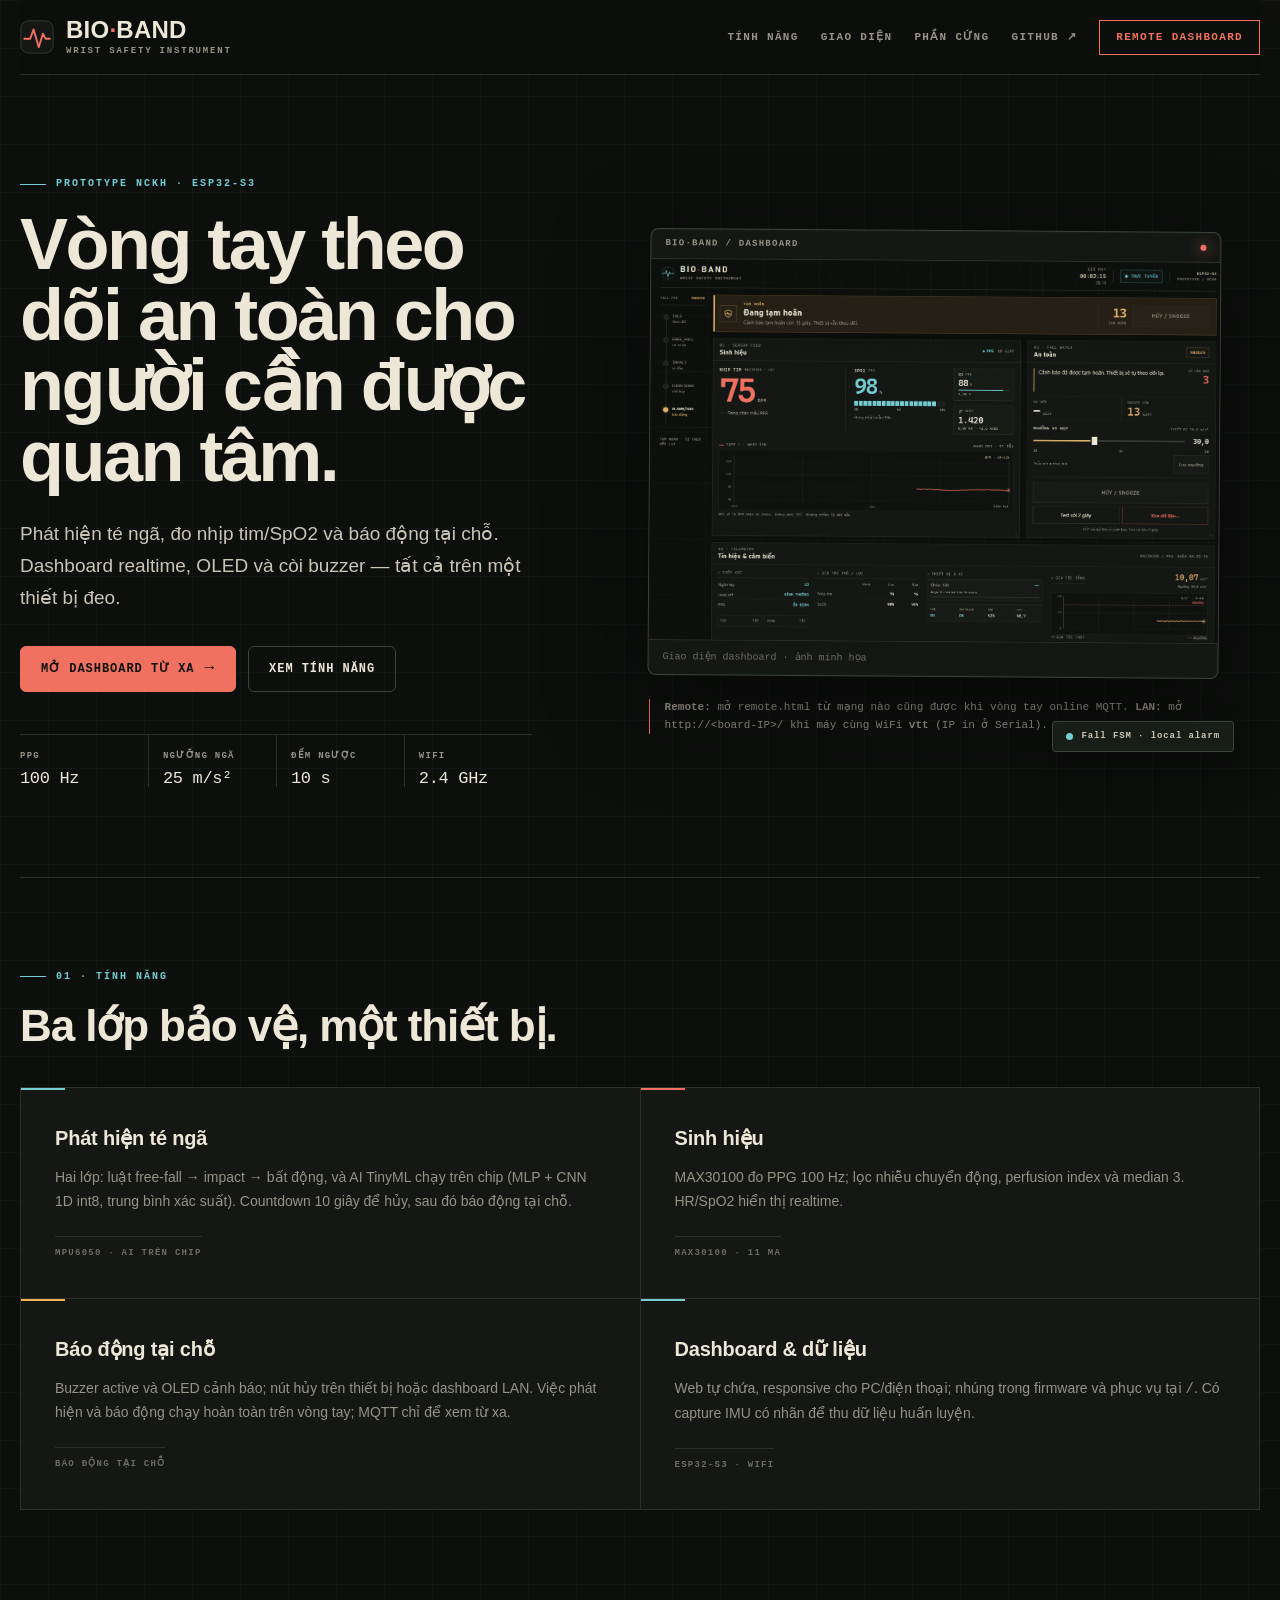
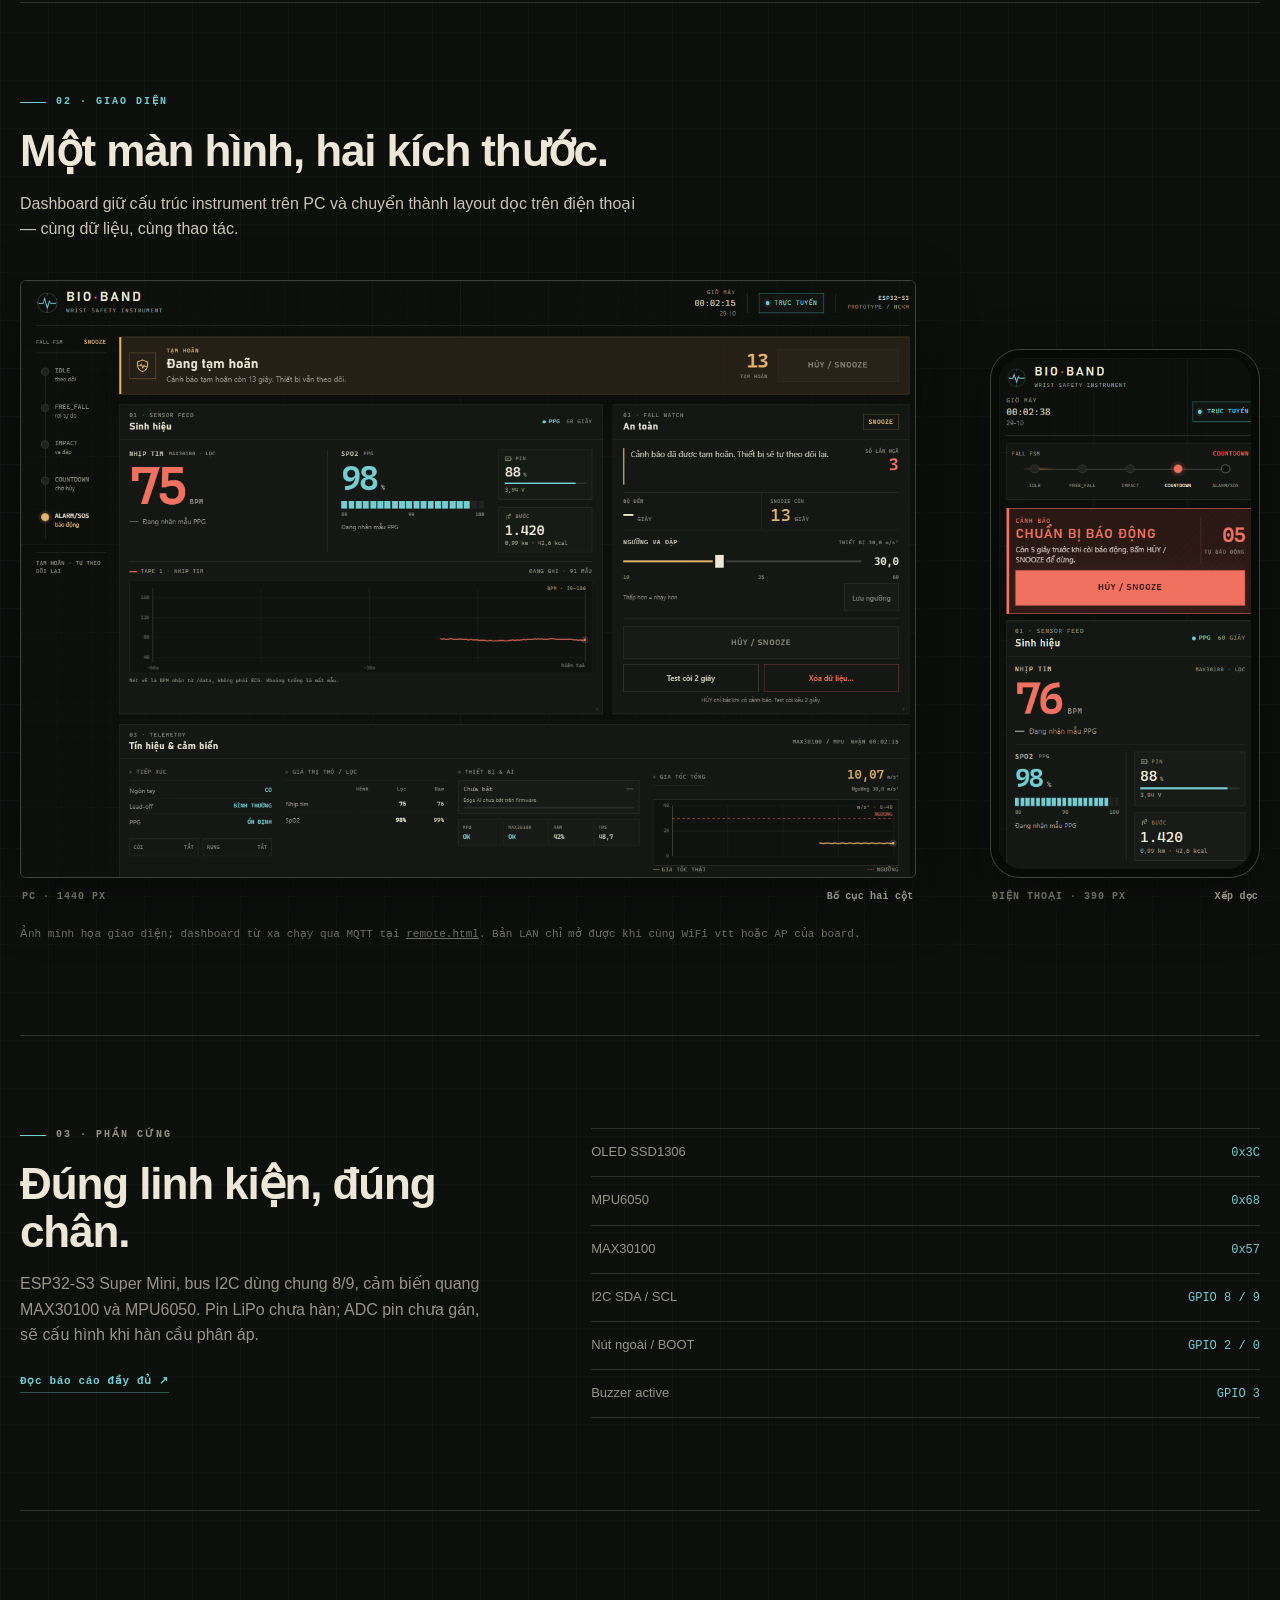
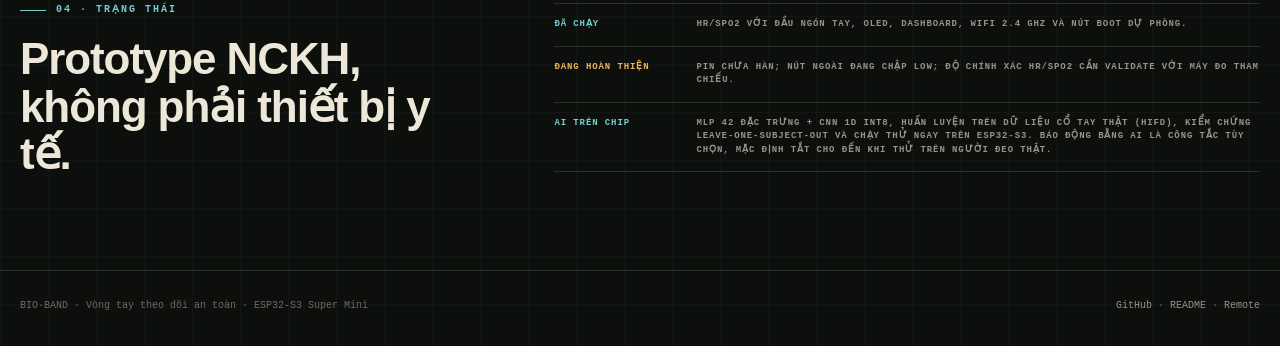
<file: index.html>
<!doctype html>
<html lang="vi">
<head>
  <meta charset="utf-8">
  <meta name="viewport" content="width=device-width, initial-scale=1, viewport-fit=cover">
  <meta name="color-scheme" content="dark">
  <meta name="theme-color" content="#0d0f0d">
  <meta name="description" content="Bio-Band: vòng tay ESP32-S3 phát hiện té ngã, đo nhịp tim/SpO2 và báo động tại chỗ. Prototype NCKH.">
  <link rel="icon" href="data:image/svg+xml,%3Csvg xmlns='http://www.w3.org/2000/svg' viewBox='0 0 32 32'%3E%3Crect width='32' height='32' rx='7' fill='%230d0f0d'/%3E%3Cpath d='M3 18h6l3-9 5 17 4-13 3 5h5' fill='none' stroke='%23f0715f' stroke-width='2.2' stroke-linejoin='round' stroke-linecap='round'/%3E%3C/svg%3E">
  <title>BIO·BAND — Vòng tay theo dõi an toàn</title>
  <style>
    :root {
      --base: #0d0f0d;
      --panel: #141714;
      --panel-2: #191d18;
      --line: #2b3029;
      --line-strong: #3b4238;
      --ink: #ede7d7;
      --ink-2: #cbc5b6;
      --muted: #989287;
      --faint: #6e6b62;
      --coral: #f0715f;
      --coral-soft: rgba(240, 113, 95, .12);
      --cyan: #74ced2;
      --cyan-soft: rgba(116, 206, 210, .12);
      --amber: #f0b35a;
      --radius: 6px;
      --max: 1240px;
      --font: Bahnschrift, "Segoe UI", "Helvetica Neue", Arial, sans-serif;
      --mono: "Cascadia Mono", "SFMono-Regular", Consolas, "Liberation Mono", monospace;
    }
    *, *::before, *::after { box-sizing: border-box; }
    html { scroll-behavior: smooth; }
    body {
      margin: 0;
      color: var(--ink);
      background:
        linear-gradient(rgba(116, 206, 210, .035) 1px, transparent 1px),
        linear-gradient(90deg, rgba(116, 206, 210, .035) 1px, transparent 1px),
        radial-gradient(1100px 560px at 78% -8%, rgba(240, 113, 95, .07), transparent 62%),
        var(--base);
      background-size: 48px 48px, 48px 48px, auto, auto;
      font-family: var(--font);
      font-size: 16px;
      line-height: 1.6;
      -webkit-font-smoothing: antialiased;
    }
    a { color: inherit; }
    img { display: block; max-width: 100%; }
    code, .mono { font-family: var(--mono); }
    ::selection { color: var(--base); background: var(--coral); }
    .skip {
      position: absolute; left: -999px; top: 8px; z-index: 20;
      padding: 10px 14px; color: var(--base); background: var(--coral);
      font: 700 12px/1 var(--mono); text-decoration: none;
    }
    .skip:focus { left: 8px; }
    .wrap { width: min(calc(100% - 40px), var(--max)); margin-inline: auto; }

    /* Header */
    .top {
      position: sticky; top: 0; z-index: 10;
      display: flex; align-items: center; justify-content: space-between;
      gap: 24px; padding: 18px 0;
      border-bottom: 1px solid var(--line);
      background: rgba(13, 15, 13, .9);
      backdrop-filter: blur(8px);
    }
    .brand {
      display: flex; align-items: center; gap: 12px;
      text-decoration: none; letter-spacing: .02em;
    }
    .brand svg { width: 34px; height: 34px; flex: none; }
    .brand b {
      display: block; font-size: 24px; font-weight: 700; line-height: 1;
      letter-spacing: .01em;
    }
    .brand b span { color: var(--coral); }
    .brand small {
      display: block; margin-top: 5px;
      color: var(--muted); font: 600 9px/1 var(--mono);
      letter-spacing: .2em; text-transform: uppercase;
    }
    nav { display: flex; align-items: center; gap: 22px; }
    nav a {
      color: var(--muted); text-decoration: none;
      font: 600 11px/1 var(--mono); letter-spacing: .12em; text-transform: uppercase;
      transition: color .18s ease;
    }
    nav a:hover, nav a:focus-visible { color: var(--ink); }
    .nav-cta {
      padding: 11px 16px; border: 1px solid var(--coral);
      color: var(--coral) !important;
    }
    .nav-cta:hover { color: var(--base) !important; background: var(--coral); }
    .menu-btn { display: none; }

    .hero {
      display: grid; grid-template-columns: minmax(0, .88fr) minmax(0, 1.12fr);
      align-items: center; gap: clamp(36px, 6vw, 92px);
      padding: clamp(48px, 8vw, 104px) 0 clamp(46px, 7vw, 92px);
    }
    .eyebrow {
      display: flex; align-items: center; gap: 10px;
      margin: 0 0 18px; color: var(--cyan);
      font: 600 10px/1.4 var(--mono);
      letter-spacing: .2em; text-transform: uppercase;
    }
    .eyebrow::before {
      content: ""; width: 26px; height: 1px; background: var(--cyan);
    }
    h1 {
      margin: 0; max-width: 620px;
      font-size: clamp(40px, 6vw, 72px); font-weight: 650;
      line-height: .98; letter-spacing: -.035em;
    }
    h1 em { color: var(--coral); font-style: normal; }
    .lede {
      max-width: 540px; margin: 26px 0 0;
      color: var(--ink-2); font-size: clamp(16px, 1.7vw, 19px); line-height: 1.7;
    }
    .actions { display: flex; flex-wrap: wrap; gap: 12px; margin-top: 32px; }
    .btn {
      display: inline-flex; align-items: center; justify-content: center; gap: 10px;
      min-height: 46px; padding: 0 20px;
      border: 1px solid var(--line-strong); border-radius: var(--radius);
      background: transparent; color: var(--ink);
      font: 600 12px/1 var(--mono); letter-spacing: .08em; text-transform: uppercase;
      text-decoration: none; cursor: pointer;
      transition: background .18s ease, border-color .18s ease, color .18s ease;
    }
    .btn:hover, .btn:focus-visible { border-color: var(--cyan); background: var(--cyan-soft); }
    .btn.primary { border-color: var(--coral); color: var(--base); background: var(--coral); }
    .btn.primary:hover, .btn.primary:focus-visible { border-color: #ff8b79; background: #ff8b79; }
    .ptr { font-size: 16px; line-height: 1; transform: translateY(-1px); }
    :focus-visible { outline: 2px solid var(--cyan); outline-offset: 3px; }
    .stats {
      display: grid; grid-template-columns: repeat(4, minmax(0, 1fr));
      gap: 0; margin: 42px 0 0; padding: 0;
      border-top: 1px solid var(--line);
    }
    .stats div { padding: 16px 14px 0 0; }
    .stats div + div { padding-left: 14px; border-left: 1px solid var(--line); }
    .stats dt {
      margin: 0; color: var(--muted);
      font: 600 9px/1.3 var(--mono); letter-spacing: .14em; text-transform: uppercase;
    }
    .stats dd {
      margin: 7px 0 0; color: var(--ink);
      font: 500 17px/1 var(--mono); letter-spacing: -.02em;
    }

    /* Hero device frame */
    .hero-visual { position: relative; min-width: 0; }
    .device-frame {
      border: 1px solid var(--line-strong); border-radius: 8px;
      background: var(--panel); overflow: hidden;
      box-shadow: 0 30px 90px rgba(0, 0, 0, .5), 0 0 0 1px rgba(116, 206, 210, .04) inset;
      transform: rotate(.4deg);
    }
    .device-bar {
      display: flex; align-items: center; justify-content: space-between;
      padding: 10px 14px; border-bottom: 1px solid var(--line);
      color: var(--muted); font: 600 9px/1 var(--mono);
      letter-spacing: .14em; text-transform: uppercase;
    }
    .dot {
      width: 6px; height: 6px; border-radius: 50%; background: var(--coral);
      box-shadow: 0 0 14px var(--coral);
    }
    .shot {
      position: relative; overflow: hidden;
      aspect-ratio: 1440 / 960;
      background: var(--base);
    }
    .shot img { width: 100%; height: 100%; object-fit: cover; object-position: top center; }
    .device-frame figcaption {
      padding: 10px 14px; border-top: 1px solid var(--line);
      color: var(--faint); font: 500 10px/1.4 var(--mono);
    }
    .floating-note {
      position: absolute; right: -14px; bottom: -18px;
      display: flex; align-items: center; gap: 8px;
      padding: 10px 13px; border: 1px solid var(--line-strong);
      border-radius: 3px; background: var(--panel-2); color: var(--ink-2);
      font: 600 9px/1 var(--mono); letter-spacing: .1em;
      box-shadow: 0 14px 34px rgba(0, 0, 0, .4);
    }
    .pulse {
      width: 7px; height: 7px; border-radius: 50%; background: var(--cyan);
      box-shadow: 0 0 0 0 rgba(116, 206, 210, .6); animation: pulse 2s infinite;
    }
    @keyframes pulse {
      70% { box-shadow: 0 0 0 8px rgba(116, 206, 210, 0); }
      100% { box-shadow: 0 0 0 0 rgba(116, 206, 210, 0); }
    }
    .hero-note {
      margin: 22px 0 0; padding-left: 15px; border-left: 1px solid var(--coral);
      color: var(--muted); font: 500 11px/1.6 var(--mono);
    }

    /* Sections */
    .section { padding: clamp(54px, 8vw, 92px) 0; border-top: 1px solid var(--line); }
    .section-head { max-width: 680px; margin-bottom: 38px; }
    h2 {
      margin: 0; font-size: clamp(28px, 3.8vw, 44px); font-weight: 650;
      line-height: 1.08; letter-spacing: -.025em;
    }
    .section-lede { max-width: 620px; margin: 16px 0 0; color: var(--ink-2); }
    .feature-grid {
      display: grid; grid-template-columns: repeat(2, minmax(0, 1fr));
      gap: 1px; background: var(--line);
      border: 1px solid var(--line);
    }
    .feature {
      position: relative; padding: clamp(22px, 3vw, 34px);
      background: var(--panel); min-height: 210px;
    }
    .feature::before {
      content: ""; position: absolute; top: 0; left: 0; width: 44px; height: 2px;
      background: var(--cyan);
    }
    .feature:nth-child(2)::before { background: var(--coral); }
    .feature:nth-child(3)::before { background: var(--amber); }
    .feature h3 {
      margin: 0 0 12px; font-size: 20px; font-weight: 650; letter-spacing: -.01em;
    }
    .feature p { margin: 0; color: var(--muted); font-size: 14px; line-height: 1.7; }
    .tag {
      display: inline-block; margin-top: 22px; padding-top: 10px;
      border-top: 1px solid var(--line); color: var(--faint);
      font: 600 9px/1.4 var(--mono); letter-spacing: .14em; text-transform: uppercase;
    }

    .shots {
      display: grid; grid-template-columns: minmax(0, 1.5fr) minmax(210px, .5fr);
      gap: clamp(24px, 4vw, 46px); align-items: end;
    }
    .shot-card { margin: 0; }
    .shot-card .frame {
      overflow: hidden; border: 1px solid var(--line-strong); border-radius: 6px;
      background: var(--panel); box-shadow: 0 20px 60px rgba(0, 0, 0, .38);
    }
    .shot-card.desktop .crop { aspect-ratio: 1440 / 960; overflow: hidden; }
    .shot-card.desktop img { width: 100%; height: 100%; object-fit: cover; object-position: top center; }
    .phone {
      max-width: 270px; justify-self: end;
    }
    .phone .frame {
      border-radius: 30px; padding: 8px; background: #080a08;
      border-color: #3b4238;
    }
    .phone .crop {
      position: relative; aspect-ratio: 390 / 790; overflow: hidden;
      border-radius: 23px; background: var(--base);
    }
    .phone img { width: 100%; height: 100%; object-fit: cover; object-position: top center; }
    .shot-card figcaption {
      display: flex; justify-content: space-between; gap: 12px;
      padding: 12px 2px 0; color: var(--faint);
      font: 600 10px/1.4 var(--mono); letter-spacing: .1em; text-transform: uppercase;
    }
    .shot-card figcaption span:last-child { color: var(--muted); letter-spacing: .02em; text-transform: none; }
    .note { margin: 22px 0 0; color: var(--faint); font: 500 11px/1.6 var(--mono); }

    .split {
      display: grid; grid-template-columns: minmax(0, .85fr) minmax(0, 1.15fr);
      gap: clamp(32px, 6vw, 90px); align-items: start;
    }
    .split p { color: var(--muted); max-width: 460px; }
    .text-link {
      display: inline-block; margin-top: 10px; color: var(--cyan);
      font: 600 11px/1.4 var(--mono); letter-spacing: .06em; text-decoration: none;
      border-bottom: 1px solid rgba(116, 206, 210, .35); padding-bottom: 3px;
    }
    .text-link:hover { color: var(--ink); border-color: var(--ink); }
    .pin-table { border-top: 1px solid var(--line); }
    .pin-table div {
      display: flex; align-items: baseline; justify-content: space-between; gap: 20px;
      padding: 13px 0; border-bottom: 1px solid var(--line);
    }
    .pin-table span { color: var(--muted); font-size: 13px; }
    .pin-table code { color: var(--cyan); font-size: 12px; }

    .status-box {
      display: grid; grid-template-columns: minmax(0, .8fr) minmax(0, 1.2fr);
      gap: clamp(28px, 5vw, 70px); align-items: start;
    }
    .checks { margin: 0; padding: 0; list-style: none; border-top: 1px solid var(--line); }
    .checks li {
      display: grid; grid-template-columns: 126px minmax(0, 1fr); gap: 16px;
      padding: 14px 0; border-bottom: 1px solid var(--line);
      color: var(--muted); font-size: 13px;
    }
    .checks span {
      font: 600 9px/1.5 var(--mono); letter-spacing: .1em; text-transform: uppercase;
      align-self: start;
    }
    .ok { color: var(--cyan); }
    .warn { color: var(--amber); }
    .muted { color: var(--faint); }

    footer {
      border-top: 1px solid var(--line);
      padding: 26px 0 32px;
      color: var(--faint); font: 500 10px/1.7 var(--mono);
    }
    footer .wrap { display: flex; flex-wrap: wrap; justify-content: space-between; gap: 14px; }
    footer a { color: var(--muted); text-decoration: none; }
    footer a:hover { color: var(--ink); }

    @media (max-width: 980px) {
      nav a:not(.nav-cta) { display: none; }
      .hero { grid-template-columns: 1fr; gap: 48px; }
      .hero-visual { max-width: 780px; }
      .floating-note { right: 10px; bottom: -14px; }
      .shots { grid-template-columns: minmax(0, 1fr); }
      .phone { justify-self: start; }
      .split, .status-box { grid-template-columns: 1fr; }
    }
    @media (max-width: 600px) {
      body { background-size: 32px 32px, 32px 32px, auto, auto; }
      .wrap { width: min(calc(100% - 28px), var(--max)); }
      .top { padding: 14px 0; }
      .brand b { font-size: 20px; }
      .brand small { font-size: 8px; }
      h1 { font-size: clamp(36px, 11vw, 52px); }
      .lede { font-size: 15px; }
      .stats { grid-template-columns: repeat(2, 1fr); }
      .stats div:nth-child(3) { padding-left: 0; border-left: 0; border-top: 1px solid var(--line); margin-top: 12px; }
      .stats div:nth-child(4) { border-top: 1px solid var(--line); margin-top: 12px; }
      .feature-grid { grid-template-columns: 1fr; }
      .checks li { grid-template-columns: 1fr; gap: 6px; }
      .device-frame { transform: none; }
      .floating-note { display: none; }
      .btn { width: 100%; }
      .actions { gap: 10px; }
    }
    @media (prefers-reduced-motion: reduce) {
      html { scroll-behavior: auto; }
      .pulse { animation: none; }
      *, *::before, *::after { transition-duration: .01ms !important; }
    }
  </style>
</head>
<body>
  <a class="skip" href="#main">Bỏ qua điều hướng</a>
  <div class="wrap">
    <header class="top">
      <a class="brand" href="./" aria-label="BIO-BAND trang chủ">
        <svg viewBox="0 0 40 40" aria-hidden="true">
          <rect x="1" y="1" width="38" height="38" rx="9" fill="#141714" stroke="#3b4238"/>
          <path d="M5 22h7l4-11 6 21 5-16 3 6h5" fill="none" stroke="#f0715f" stroke-width="2.2" stroke-linejoin="round" stroke-linecap="round"/>
        </svg>
        <span><b>BIO<span>·</span>BAND</b><small>Wrist safety instrument</small></span>
      </a>
      <nav aria-label="Điều hướng chính">
        <a href="#features">Tính năng</a>
        <a href="#interface">Giao diện</a>
        <a href="#hardware">Phần cứng</a>
        <a href="https://github.com/vtt132109/vong-tay-thong-minh" target="_blank" rel="noopener">GitHub ↗</a>
        <a class="nav-cta" href="remote.html">Remote dashboard</a>
      </nav>
    </header>

    <main id="main">
      <section class="hero" aria-labelledby="hero-title">
        <div>
          <p class="eyebrow">Prototype NCKH · ESP32-S3</p>
          <h1 id="hero-title">Vòng tay theo dõi an toàn cho người cần được quan tâm.</h1>
          <p class="lede">Phát hiện té ngã, đo nhịp tim/SpO2 và báo động tại chỗ. Dashboard realtime, OLED và còi buzzer — tất cả trên một thiết bị đeo.</p>
          <div class="actions">
            <a class="btn primary" href="remote.html">Mở dashboard từ xa <span class="ptr" aria-hidden="true">→</span></a>
            <a class="btn" href="#features">Xem tính năng</a>
          </div>
          <dl class="stats">
            <div><dt>PPG</dt><dd>100 Hz</dd></div>
            <div><dt>Ngưỡng ngã</dt><dd>25 m/s²</dd></div>
            <div><dt>Đếm ngược</dt><dd>10 s</dd></div>
            <div><dt>WiFi</dt><dd>2.4 GHz</dd></div>
          </dl>
        </div>

        <figure class="hero-visual" aria-label="Ảnh dashboard Bio-Band">
          <div class="device-frame">
            <div class="device-bar"><span>BIO·BAND / dashboard</span><span class="dot" aria-hidden="true"></span></div>
            <div class="shot">
              <img src="docs/screenshots/dashboard-desktop.png" alt="Dashboard Bio-Band hiển thị nhịp tim, SpO2, trạng thái an toàn, biểu đồ nhịp tim và gia tốc" width="1440" height="1004">
            </div>
            <figcaption>Giao diện dashboard · ảnh minh họa</figcaption>
          </div>
          <div class="floating-note"><span class="pulse" aria-hidden="true"></span> Fall FSM · local alarm</div>
          <p class="hero-note"><b>Remote:</b> mở <code>remote.html</code> từ mạng nào cũng được khi vòng tay online MQTT. <b>LAN:</b> mở <code>http://&lt;board-IP&gt;/</code> khi máy cùng WiFi <b>vtt</b> (IP in ở Serial).</p>
        </figure>
      </section>

      <section class="section" id="features" aria-labelledby="features-title">
        <div class="section-head">
          <p class="eyebrow">01 · Tính năng</p>
          <h2 id="features-title">Ba lớp bảo vệ, một thiết bị.</h2>
        </div>
        <div class="feature-grid">
          <article class="feature">
            <h3>Phát hiện té ngã</h3>
            <p>Hai lớp: luật free-fall → impact → bất động, và AI TinyML chạy trên chip (MLP + CNN 1D int8, trung bình xác suất). Countdown 10 giây để hủy, sau đó báo động tại chỗ.</p>
            <span class="tag">MPU6050 · AI trên chip</span>
          </article>
          <article class="feature">
            <h3>Sinh hiệu</h3>
            <p>MAX30100 đo PPG 100 Hz; lọc nhiễu chuyển động, perfusion index và median 3. HR/SpO2 hiển thị realtime.</p>
            <span class="tag">MAX30100 · 11 mA</span>
          </article>
          <article class="feature">
            <h3>Báo động tại chỗ</h3>
            <p>Buzzer active và OLED cảnh báo; nút hủy trên thiết bị hoặc dashboard LAN. Việc phát hiện và báo động chạy hoàn toàn trên vòng tay; MQTT chỉ để xem từ xa.</p>
            <span class="tag">Báo động tại chỗ</span>
          </article>
          <article class="feature">
            <h3>Dashboard &amp; dữ liệu</h3>
            <p>Web tự chứa, responsive cho PC/điện thoại; nhúng trong firmware và phục vụ tại <code>/</code>. Có capture IMU có nhãn để thu dữ liệu huấn luyện.</p>
            <span class="tag">ESP32-S3 · WiFi</span>
          </article>
        </div>
      </section>

      <section class="section" id="interface" aria-labelledby="interface-title">
        <div class="section-head">
          <p class="eyebrow">02 · Giao diện</p>
          <h2 id="interface-title">Một màn hình, hai kích thước.</h2>
          <p class="section-lede">Dashboard giữ cấu trúc instrument trên PC và chuyển thành layout dọc trên điện thoại — cùng dữ liệu, cùng thao tác.</p>
        </div>
        <div class="shots">
          <figure class="shot-card desktop">
            <div class="frame"><div class="crop"><img src="docs/screenshots/dashboard-desktop.png" alt="Dashboard trên màn hình máy tính" loading="lazy" width="1440" height="1004"></div></div>
            <figcaption><span>PC · 1440 px</span><span>Bố cục hai cột</span></figcaption>
          </figure>
          <figure class="shot-card phone">
            <div class="frame"><div class="crop"><img src="docs/screenshots/dashboard-mobile.png" alt="Dashboard trên điện thoại" loading="lazy" width="390" height="844"></div></div>
            <figcaption><span>Điện thoại · 390 px</span><span>Xếp dọc</span></figcaption>
          </figure>
        </div>
        <p class="note">Ảnh minh họa giao diện; dashboard từ xa chạy qua MQTT tại <a href="remote.html">remote.html</a>. Bản LAN chỉ mở được khi cùng WiFi vtt hoặc AP của board.</p>
      </section>

      <section class="section split" id="hardware" aria-labelledby="hardware-title">
        <div>
          <p class="eyebrow">03 · Phần cứng</p>
          <h2 id="hardware-title">Đúng linh kiện, đúng chân.</h2>
          <p>ESP32-S3 Super Mini, bus I2C dùng chung 8/9, cảm biến quang MAX30100 và MPU6050. Pin LiPo chưa hàn; ADC pin chưa gán, sẽ cấu hình khi hàn cầu phân áp.</p>
          <a class="text-link" href="https://github.com/vtt132109/vong-tay-thong-minh/blob/main/BAO_CAO.md" target="_blank" rel="noopener">Đọc báo cáo đầy đủ ↗</a>
        </div>
        <div class="pin-table" role="table" aria-label="Sơ đồ chân">
          <div role="row"><span role="cell">OLED SSD1306</span><code role="cell">0x3C</code></div>
          <div role="row"><span role="cell">MPU6050</span><code role="cell">0x68</code></div>
          <div role="row"><span role="cell">MAX30100</span><code role="cell">0x57</code></div>
          <div role="row"><span role="cell">I2C SDA / SCL</span><code role="cell">GPIO 8 / 9</code></div>
          <div role="row"><span role="cell">Nút ngoài / BOOT</span><code role="cell">GPIO 2 / 0</code></div>
          <div role="row"><span role="cell">Buzzer active</span><code role="cell">GPIO 3</code></div>
        </div>
      </section>

      <section class="section status" aria-labelledby="status-title">
        <div class="status-box">
          <div>
            <p class="eyebrow">04 · Trạng thái</p>
            <h2 id="status-title">Prototype NCKH, không phải thiết bị y tế.</h2>
          </div>
          <ul class="checks">
            <li><span class="ok">Đã chạy</span><span>HR/SpO2 với đầu ngón tay, OLED, dashboard, WiFi 2.4 GHz và nút BOOT dự phòng.</span></li>
            <li><span class="warn">Đang hoàn thiện</span><span>Pin chưa hàn; nút ngoài đang chập LOW; độ chính xác HR/SpO2 cần validate với máy đo tham chiếu.</span></li>
            <li><span class="ok">AI trên chip</span><span>MLP 42 đặc trưng + CNN 1D int8, huấn luyện trên dữ liệu cổ tay thật (HIFD), kiểm chứng leave-one-subject-out và chạy thử ngay trên ESP32-S3. Báo động bằng AI là công tắc tùy chọn, mặc định tắt cho đến khi thử trên người đeo thật.</span></li>
          </ul>
        </div>
      </section>
    </main>
  </div>

  <footer>
    <div class="wrap">
      <span>BIO·BAND · Vòng tay theo dõi an toàn · ESP32-S3 Super Mini</span>
      <span><a href="https://github.com/vtt132109/vong-tay-thong-minh" target="_blank" rel="noopener">GitHub</a> · <a href="https://github.com/vtt132109/vong-tay-thong-minh/blob/main/README.md" target="_blank" rel="noopener">README</a> · <a href="remote.html">Remote</a></span>
    </div>
  </footer>
</body>
</html>
</file>
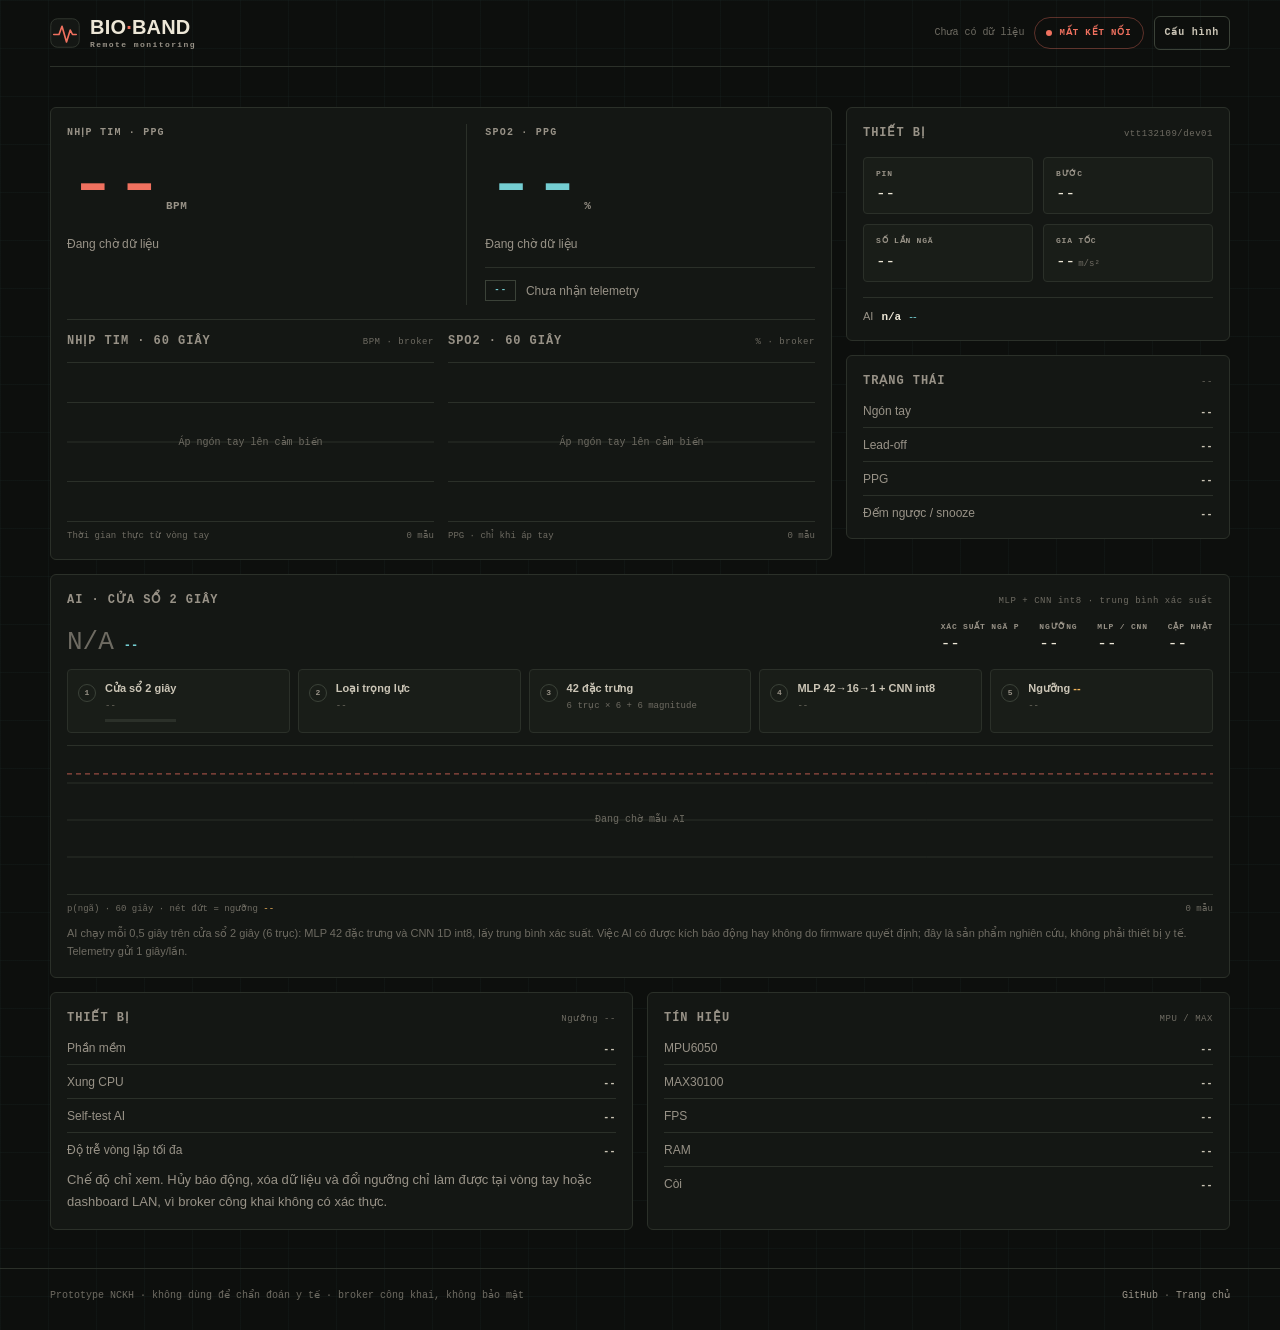
<file: remote.html>
<!doctype html>
<html lang="vi">
<head>
  <meta charset="utf-8">
  <meta name="viewport" content="width=device-width, initial-scale=1, viewport-fit=cover">
  <meta name="color-scheme" content="dark">
  <meta name="theme-color" content="#0d0f0d">
  <link rel="icon" href="data:image/svg+xml,%3Csvg xmlns='http://www.w3.org/2000/svg' viewBox='0 0 32 32'%3E%3Crect width='32' height='32' rx='7' fill='%230d0f0d'/%3E%3Cpath d='M3 18h6l3-9 5 17 4-13 3 5h5' fill='none' stroke='%23f0715f' stroke-width='2.2' stroke-linejoin='round' stroke-linecap='round'/%3E%3C/svg%3E">
  <title>BIO·BAND — Giám sát từ xa</title>
  <style>
    :root {
      --base: #0d0f0d; --panel: #141714; --panel-2: #191d18;
      --line: #2b3029; --line-2: #3b4238;
      --ink: #ede7d7; --ink-2: #cbc5b6; --muted: #989287; --faint: #6e6b62;
      --coral: #f0715f; --cyan: #74ced2; --amber: #f0b35a; --ok: #88d498;
      --radius: 6px; --max: 1180px;
      --font: Bahnschrift, "Segoe UI", "Helvetica Neue", Arial, sans-serif;
      --mono: "Cascadia Mono", "SFMono-Regular", Consolas, "Liberation Mono", monospace;
    }
    * { box-sizing: border-box; }
    body {
      margin: 0; color: var(--ink);
      background:
        linear-gradient(rgba(116,206,210,.03) 1px, transparent 1px),
        linear-gradient(90deg, rgba(116,206,210,.03) 1px, transparent 1px),
        var(--base);
      background-size: 48px 48px, 48px 48px, auto;
      font-family: var(--font); font-size: 15px; line-height: 1.5;
      -webkit-font-smoothing: antialiased;
    }
    button, input { font: inherit; }
    button { cursor: pointer; }
    .wrap { width: min(calc(100% - 32px), var(--max)); margin-inline: auto; }
    .top {
      display: flex; align-items: center; justify-content: space-between; gap: 16px;
      padding: 16px 0; border-bottom: 1px solid var(--line);
    }
    .brand { display: flex; align-items: center; gap: 10px; }
    .brand svg { width: 30px; height: 30px; }
    .brand b { display: block; font-size: 20px; line-height: 1; letter-spacing: .01em; }
    .brand b span { color: var(--coral); }
    .brand small { display: block; margin-top: 4px; color: var(--muted); font: 600 8px/1 var(--mono); letter-spacing: .18em; }
    .top-right { display: flex; align-items: center; gap: 10px; flex-wrap: wrap; justify-content: flex-end; }
    .pill {
      display: inline-flex; align-items: center; gap: 7px; min-height: 32px; padding: 0 11px;
      border: 1px solid var(--line-2); border-radius: 999px; color: var(--muted);
      font: 600 9px/1 var(--mono); letter-spacing: .1em; text-transform: uppercase;
    }
    .pill .dot { width: 6px; height: 6px; border-radius: 50%; background: var(--faint); }
    .pill.online { color: var(--cyan); border-color: rgba(116,206,210,.35); }
    .pill.online .dot { background: var(--cyan); box-shadow: 0 0 12px var(--cyan); }
    .pill.offline { color: var(--coral); border-color: rgba(240,113,95,.35); }
    .pill.offline .dot { background: var(--coral); }
    .last { color: var(--faint); font: 500 10px/1 var(--mono); }
    .icon-btn {
      min-width: 34px; min-height: 34px; padding: 0 10px; border: 1px solid var(--line-2);
      border-radius: var(--radius); color: var(--ink-2); background: transparent;
      font: 600 10px/1 var(--mono); letter-spacing: .08em;
    }
    .icon-btn:hover, .icon-btn:focus-visible { border-color: var(--cyan); color: var(--ink); }
    :focus-visible { outline: 2px solid var(--cyan); outline-offset: 2px; }

    .alert-bar {
      display: none; margin-top: 18px; padding: 16px 18px;
      border: 1px solid rgba(240,113,95,.55); border-left: 4px solid var(--coral);
      background: rgba(240,113,95,.08); border-radius: var(--radius);
    }
    .alert-bar.show { display: flex; flex-wrap: wrap; align-items: center; justify-content: space-between; gap: 14px; }
    .alert-kicker { color: var(--coral); font: 700 9px/1.4 var(--mono); letter-spacing: .16em; text-transform: uppercase; }
    .alert-bar h2 { margin: 4px 0 0; font-size: 22px; line-height: 1.1; }
    .alert-bar p { margin: 6px 0 0; color: var(--ink-2); font-size: 13px; }
    .alert-bar .actions { display: flex; gap: 8px; flex-wrap: wrap; }

    .btn {
      min-height: 40px; padding: 0 14px; border: 1px solid var(--line-2); border-radius: var(--radius);
      color: var(--ink); background: transparent; font: 600 10px/1 var(--mono);
      letter-spacing: .08em; text-transform: uppercase;
    }
    .btn:hover, .btn:focus-visible { border-color: var(--cyan); background: rgba(116,206,210,.08); }
    .btn.primary { color: var(--base); background: var(--coral); border-color: var(--coral); }
    .btn.primary:hover { background: #ff8b79; border-color: #ff8b79; }
    .btn:disabled { color: var(--faint); border-color: var(--line); background: transparent; cursor: not-allowed; }

    main { padding: 22px 0 38px; }
    .grid { display: grid; grid-template-columns: repeat(12, 1fr); gap: 14px; }
    .card {
      border: 1px solid var(--line); background: var(--panel); border-radius: var(--radius);
      padding: 16px; min-width: 0;
    }
    .card-head { display: flex; align-items: baseline; justify-content: space-between; gap: 10px; margin-bottom: 12px; }
    .card-head h3 { margin: 0; font-size: 12px; letter-spacing: .08em; text-transform: uppercase; color: var(--muted); font-family: var(--mono); font-weight: 600; }
    .card-head span { color: var(--faint); font: 500 9px/1 var(--mono); letter-spacing: .06em; }
    .vitals { grid-column: span 8; display: flex; flex-direction: column; gap: 14px; align-self: start; }
    .vitals-main { display: grid; grid-template-columns: 1.05fr .95fr; gap: 14px; }
    .vitals-tape { padding-top: 12px; border-top: 1px solid var(--line); }
    .tape-grid { display: grid; grid-template-columns: repeat(2, minmax(0, 1fr)); gap: 14px; }
    .tape-cell { min-width: 0; }
    .vitals-tape .chart-wrap { height: 160px; min-height: 160px; max-height: 160px; }
    .vital { position: relative; min-width: 0; padding: 4px 0; }
    .vital + .vital { border-left: 1px solid var(--line); padding-left: 18px; }
    .vital-label { color: var(--muted); font: 600 10px/1 var(--mono); letter-spacing: .12em; text-transform: uppercase; }
    .vital-value { margin-top: 10px; font: 500 clamp(52px, 7vw, 86px)/.9 var(--mono); letter-spacing: -.06em; color: var(--coral); }
    .vital-value.empty { color: var(--faint); font-size: clamp(34px, 4vw, 52px); letter-spacing: 0; }
    .vital.spo2 .vital-value { color: var(--cyan); }
    .vital-unit { margin-left: 6px; font: 600 11px/1 var(--mono); color: var(--muted); letter-spacing: .05em; }
    .vital-note { margin-top: 10px; color: var(--muted); font-size: 12px; }
    .vital-note.alert { color: var(--coral); }
    .state-line { display: flex; align-items: center; gap: 10px; margin-top: 14px; padding-top: 12px; border-top: 1px solid var(--line); }
    .state-badge { padding: 5px 8px; border: 1px solid var(--line-2); color: var(--cyan); font: 700 9px/1 var(--mono); letter-spacing: .1em; }
    .state-badge.warn { color: var(--amber); border-color: rgba(240,179,90,.4); }
    .state-badge.alert { color: var(--coral); border-color: rgba(240,113,95,.5); }
    .state-copy { color: var(--muted); font-size: 12px; }

    .side { grid-column: span 4; display: flex; flex-direction: column; gap: 14px; }
    .mini-grid { display: grid; grid-template-columns: repeat(2, minmax(0,1fr)); gap: 10px; }
    .mini { padding: 11px 12px; border: 1px solid var(--line); background: var(--panel-2); border-radius: 4px; min-width: 0; }
    .mini dt { margin: 0; color: var(--muted); font: 600 8px/1.3 var(--mono); letter-spacing: .1em; text-transform: uppercase; }
    .mini dd { margin: 7px 0 0; color: var(--ink); font: 500 16px/1 var(--mono); }
    .mini dd small { color: var(--faint); font-size: 9px; margin-left: 3px; }
    .controls { grid-column: span 6; }
    .controls-row { display: flex; gap: 8px; flex-wrap: wrap; margin-top: 12px; }
    .signal { grid-column: span 6; }
    .signal-list { display: grid; gap: 8px; }
    .signal-row { display: flex; align-items: baseline; justify-content: space-between; gap: 10px; padding-bottom: 7px; border-bottom: 1px solid var(--line); color: var(--muted); font-size: 12px; }
    .signal-row:last-child { border-bottom: 0; padding-bottom: 0; }
    .signal-row b { color: var(--ink-2); font: 600 10px/1 var(--mono); letter-spacing: .04em; text-align: right; }
    .signal-row b.warn { color: var(--amber); }
    .signal-row b.bad { color: var(--coral); }
    .chart-wrap { position: relative; height: 142px; border-top: 1px solid var(--line); border-bottom: 1px solid var(--line); margin-top: 4px; overflow: hidden; background: transparent; }
    .chart-wrap canvas { width: 100%; height: 100%; display: block; background: transparent; }
    .chart-empty { position: absolute; inset: 0; display: grid; place-items: center; color: var(--faint); font: 500 10px/1.5 var(--mono); text-align: center; padding: 8px; }
    .chart-meta { display: flex; justify-content: space-between; margin-top: 8px; color: var(--faint); font: 500 9px/1.4 var(--mono); }
    .ai { display: flex; align-items: baseline; gap: 8px; margin-top: 12px; padding-top: 10px; border-top: 1px solid var(--line); color: var(--muted); font-size: 11px; }
    .ai b { color: var(--ink); font: 600 11px/1 var(--mono); }
    .ai .conf { color: var(--cyan); }
    .ai-card { grid-column: span 12; }
    .ai-summary { display: flex; flex-wrap: wrap; align-items: flex-end; gap: 18px; }
    .ai-big { display: flex; align-items: baseline; gap: 10px; }
    .ai-big b { font: 500 38px/1 var(--mono); letter-spacing: -.04em; color: var(--ok); text-transform: uppercase; }
    .ai-big b.fall { color: var(--coral); }
    .ai-big b.muted { color: var(--faint); font-size: 26px; letter-spacing: 0; }
    .ai-big small { color: var(--cyan); font: 600 12px/1 var(--mono); }
    .ai-facts { display: flex; flex-wrap: wrap; gap: 20px; margin-left: auto; }
    .ai-facts span { display: block; color: var(--muted); font: 600 8px/1.4 var(--mono); letter-spacing: .1em; text-transform: uppercase; }
    .ai-facts b { color: var(--ink); font: 500 16px/1 var(--mono); }
    .ai-chart { height: 150px; margin-top: 12px; }
    .ai-steps { display: grid; grid-template-columns: repeat(5, minmax(0, 1fr)); gap: 8px; margin-top: 14px; }
    .ai-step { display: flex; gap: 9px; padding: 10px; border: 1px solid var(--line); background: var(--panel-2); border-radius: 4px; min-width: 0; }
    .ai-step .n { flex: 0 0 auto; width: 18px; height: 18px; display: grid; place-items: center; border-radius: 50%; border: 1px solid var(--line-2); color: var(--muted); font: 700 8px/1 var(--mono); }
    .ai-step b { display: block; color: var(--ink-2); font-size: 11px; font-weight: 600; }
    .ai-step b i, .chart-meta i { font-style: normal; color: var(--amber); }
    .ai-step span { display: block; margin-top: 4px; color: var(--faint); font: 500 9px/1.4 var(--mono); overflow-wrap: anywhere; }
    .ai-step .bar { display: block; height: 3px; margin-top: 6px; background: var(--line); }
    .ai-step .bar em { display: block; width: 0; height: 100%; background: var(--cyan); transition: width .2s linear; }
    .ai-note { margin: 10px 0 0; color: var(--faint); font-size: 11px; line-height: 1.6; }
    .empty { color: var(--muted); font-size: 13px; line-height: 1.7; }
    .empty code { color: var(--cyan); }
    footer { border-top: 1px solid var(--line); padding: 18px 0 26px; color: var(--faint); font: 500 10px/1.7 var(--mono); }
    footer .wrap { display: flex; flex-wrap: wrap; justify-content: space-between; gap: 10px; }
    footer a { color: var(--muted); text-decoration: none; }
    footer a:hover { color: var(--ink); }

    dialog {
      width: min(520px, calc(100% - 28px)); padding: 0; border: 1px solid var(--line-2);
      border-radius: 8px; background: var(--panel); color: var(--ink);
    }
    dialog::backdrop { background: rgba(0,0,0,.65); }
    .dialog-head { display: flex; align-items: center; justify-content: space-between; gap: 10px; padding: 15px 18px; border-bottom: 1px solid var(--line); }
    .dialog-head h3 { margin: 0; font-size: 16px; }
    .dialog-body { padding: 16px 18px 18px; display: grid; gap: 13px; }
    .dialog-body label { display: grid; gap: 6px; color: var(--muted); font: 600 9px/1.4 var(--mono); letter-spacing: .08em; text-transform: uppercase; }
    .dialog-body input {
      width: 100%; min-height: 40px; padding: 0 10px; border: 1px solid var(--line-2);
      border-radius: 4px; background: var(--base); color: var(--ink); font: 500 12px/1.4 var(--mono);
    }
    .dialog-body input:focus { outline: 2px solid var(--cyan); outline-offset: 1px; }
    .dialog-actions { display: flex; gap: 8px; flex-wrap: wrap; padding-top: 4px; }
    .dialog-note { color: var(--faint); font-size: 11px; line-height: 1.6; }
    .toast {
      position: fixed; right: 18px; top: 72px; z-index: 50;
      max-width: min(380px, calc(100% - 32px)); padding: 10px 14px;
      border: 1px solid var(--line-2); border-radius: 4px; background: var(--panel-2);
      color: var(--ink); font: 500 11px/1.45 var(--mono); opacity: 0; pointer-events: none;
      transform: translateY(-8px); transition: opacity .18s ease, transform .18s ease;
    }
    .toast.show { opacity: 1; transform: translateY(0); }
    @media (max-width: 900px) {
      .vitals, .side, .controls, .signal { grid-column: 1 / -1; }
      .side { display: grid; grid-template-columns: 1fr 1fr; align-items: start; }
      .side .card:first-child { grid-column: 1 / -1; }
      .ai-steps { grid-template-columns: repeat(2, minmax(0, 1fr)); }
    }
    @media (max-width: 760px) {
      .tape-grid { grid-template-columns: 1fr; }
      .ai-facts { margin-left: 0; }
    }
    @media (max-width: 560px) {
      .vitals-main { grid-template-columns: 1fr; }
      .vital + .vital { border-left: 0; border-top: 1px solid var(--line); padding-left: 0; padding-top: 16px; }
      .side { grid-template-columns: 1fr; }
      .top { align-items: flex-start; }
      .brand small { font-size: 7px; }
      .last { display: none; }
      .card { padding: 13px; }
      .vital-value { font-size: 58px; }
      .toast { right: 14px; left: 14px; top: 64px; max-width: none; }
    }
    @media (prefers-reduced-motion: reduce) { * { transition-duration: .01ms !important; } }
  </style>
</head>
<body>
  <div class="wrap">
    <header class="top">
      <div class="brand">
        <svg viewBox="0 0 40 40" aria-hidden="true"><rect x="1" y="1" width="38" height="38" rx="9" fill="#141714" stroke="#3b4238"/><path d="M5 22h7l4-11 6 21 5-16 3 6h5" fill="none" stroke="#f0715f" stroke-width="2.2" stroke-linejoin="round" stroke-linecap="round"/></svg>
        <span><b>BIO<span>·</span>BAND</b><small>Remote monitoring</small></span>
      </div>
      <div class="top-right">
        <span class="last" id="lastSeen">Chưa có dữ liệu</span>
        <span class="pill" id="connPill"><span class="dot"></span><span id="connText">ĐANG KẾT NỐI</span></span>
        <button class="icon-btn" id="settingsBtn" type="button" aria-label="Cấu hình broker MQTT">Cấu hình</button>
      </div>
    </header>

    <main>
      <section class="alert-bar" id="alertBar" aria-live="assertive">
        <div>
          <div class="alert-kicker" id="alertKicker">Cảnh báo</div>
          <h2 id="alertTitle">Cảnh báo an toàn</h2>
          <p id="alertDetail">Kiểm tra người đeo ngay.</p>
        </div>
      </section>

      <div class="grid" style="margin-top:18px">
        <section class="card vitals" aria-label="Sinh hiệu">
          <div class="vitals-main">
            <div class="vital">
              <div class="vital-label">Nhịp tim · PPG</div>
              <div class="vital-value"><span id="bpm">--</span><span class="vital-unit">BPM</span></div>
              <div class="vital-note" id="bpmNote">Đang chờ dữ liệu</div>
            </div>
            <div class="vital spo2">
              <div class="vital-label">SpO2 · PPG</div>
              <div class="vital-value"><span id="spo2">--</span><span class="vital-unit">%</span></div>
              <div class="vital-note" id="spo2Note">Đang chờ dữ liệu</div>
              <div class="state-line">
                <span class="state-badge" id="stateBadge">--</span>
                <span class="state-copy" id="stateCopy">Chưa nhận telemetry</span>
              </div>
            </div>
          </div>
          <div class="vitals-tape">
            <div class="tape-grid">
              <div class="tape-cell">
                <div class="card-head"><h3>Nhịp tim · 60 giây</h3><span>BPM · broker</span></div>
                <div class="chart-wrap">
                  <canvas id="hrChart" aria-label="Đồ thị nhịp tim 60 giây"></canvas>
                  <div class="chart-empty" id="chartEmpty">Áp ngón tay lên cảm biến</div>
                </div>
                <div class="chart-meta"><span>Thời gian thực từ vòng tay</span><span id="sampleInfo">0 mẫu</span></div>
              </div>
              <div class="tape-cell">
                <div class="card-head"><h3>SpO2 · 60 giây</h3><span>% · broker</span></div>
                <div class="chart-wrap">
                  <canvas id="spo2Chart" aria-label="Đồ thị SpO2 60 giây"></canvas>
                  <div class="chart-empty" id="spo2Empty">Áp ngón tay lên cảm biến</div>
                </div>
                <div class="chart-meta"><span>PPG · chỉ khi áp tay</span><span id="spo2Samples">0 mẫu</span></div>
              </div>
            </div>
          </div>
        </section>

        <aside class="side">
          <section class="card">
            <div class="card-head"><h3>Thiết bị</h3><span id="topicLabel">MQTT</span></div>
            <dl class="mini-grid">
              <div class="mini"><dt>Pin</dt><dd id="battery">--</dd></div>
              <div class="mini"><dt>Bước</dt><dd id="steps">--</dd></div>
              <div class="mini"><dt>Số lần ngã</dt><dd id="falls">--</dd></div>
              <div class="mini"><dt>Gia tốc</dt><dd><span id="acc">--</span><small>m/s²</small></dd></div>
            </dl>
            <div class="ai"><span>AI</span><b id="aiLabel">n/a</b><span class="conf" id="aiConf">--</span></div>
          </section>
          <section class="card">
            <div class="card-head"><h3>Trạng thái</h3><span id="stateMeta">--</span></div>
            <div class="signal-list">
              <div class="signal-row"><span>Ngón tay</span><b id="finger">--</b></div>
              <div class="signal-row"><span>Lead-off</span><b id="leadOff">--</b></div>
              <div class="signal-row"><span>PPG</span><b id="motion">--</b></div>
              <div class="signal-row"><span>Đếm ngược / snooze</span><b id="timer">--</b></div>
            </div>
          </section>
        </aside>

        <section class="card ai-card" aria-label="AI TinyML">
          <div class="card-head"><h3>AI · cửa sổ 2 giây</h3><span id="aiMode">MLP + CNN int8 · trung bình xác suất</span></div>
          <div class="ai-summary">
            <div class="ai-big"><b id="aiLabelBig" class="muted">n/a</b><small id="aiConfBig">--</small></div>
            <div class="ai-facts">
              <div><span>Xác suất ngã p</span><b id="aiProb">--</b></div>
              <div><span>Ngưỡng</span><b id="aiThr">--</b></div>
              <div><span>MLP / CNN</span><b id="aiParts">--</b></div>
              <div><span>Cập nhật</span><b id="aiAge">--</b></div>
            </div>
          </div>
          <div class="ai-steps">
            <div class="ai-step">
              <span class="n">1</span>
              <div><b>Cửa sổ 2 giây</b><span id="stepWin">--</span><i class="bar"><em id="stepWinBar"></em></i></div>
            </div>
            <div class="ai-step">
              <span class="n">2</span>
              <div><b>Loại trọng lực</b><span id="stepPeak">--</span></div>
            </div>
            <div class="ai-step">
              <span class="n">3</span>
              <div><b>42 đặc trưng</b><span>6 trục × 6 + 6 magnitude</span></div>
            </div>
            <div class="ai-step">
              <span class="n">4</span>
              <div><b>MLP 42→16→1 + CNN int8</b><span id="stepInfer">--</span></div>
            </div>
            <div class="ai-step">
              <span class="n">5</span>
              <div><b>Ngưỡng <i id="aiThrStep">--</i></b><span id="stepDecision">--</span></div>
            </div>
          </div>
          <div class="chart-wrap ai-chart">
            <canvas id="aiChart" aria-label="Đồ thị xác suất ngã 60 giây"></canvas>
            <div class="chart-empty" id="aiEmpty">Đang chờ mẫu AI</div>
          </div>
          <div class="chart-meta"><span>p(ngã) · 60 giây · nét đứt = ngưỡng <i id="aiThrMeta">--</i></span><span id="aiSamples">0 mẫu</span></div>
          <p class="ai-note">AI chạy mỗi 0,5 giây trên cửa sổ 2 giây (6 trục): MLP 42 đặc trưng và CNN 1D int8, lấy trung bình xác suất. Việc AI có được kích báo động hay không do firmware quyết định; đây là sản phẩm nghiên cứu, không phải thiết bị y tế. Telemetry gửi 1 giây/lần.</p>
        </section>

        <section class="card controls" aria-label="Thiết bị">
          <div class="card-head"><h3>Thiết bị</h3><span id="threshDevice">Ngưỡng --</span></div>
          <div class="signal-list">
            <div class="signal-row"><span>Phần mềm</span><b id="fwVer">--</b></div>
            <div class="signal-row"><span>Xung CPU</span><b id="cpuMhz">--</b></div>
            <div class="signal-row"><span>Self-test AI</span><b id="aiSelf">--</b></div>
            <div class="signal-row"><span>Độ trễ vòng lặp tối đa</span><b id="jit">--</b></div>
          </div>
          <p class="empty" style="margin:10px 0 0">Chế độ chỉ xem. Hủy báo động, xóa dữ liệu và đổi ngưỡng chỉ làm được tại vòng tay hoặc dashboard LAN, vì broker công khai không có xác thực.</p>
        </section>

        <section class="card signal" aria-label="Cảm biến">
          <div class="card-head"><h3>Tín hiệu</h3><span>MPU / MAX</span></div>
          <div class="signal-list">
            <div class="signal-row"><span>MPU6050</span><b id="mpu">--</b></div>
            <div class="signal-row"><span>MAX30100</span><b id="max">--</b></div>
            <div class="signal-row"><span>FPS</span><b id="fps">--</b></div>
            <div class="signal-row"><span>RAM</span><b id="ram">--</b></div>
            <div class="signal-row"><span>Còi</span><b id="buzzer">--</b></div>
          </div>
        </section>
      </div>
    </main>
  </div>

  <footer>
    <div class="wrap">
      <span>Prototype NCKH · không dùng để chẩn đoán y tế · broker công khai, không bảo mật</span>
      <span><a href="https://github.com/vtt132109/vong-tay-thong-minh" target="_blank" rel="noopener">GitHub</a> · <a href="index.html">Trang chủ</a></span>
    </div>
  </footer>

  <dialog id="settingsDialog" aria-labelledby="settingsTitle">
    <div class="dialog-head"><h3 id="settingsTitle">Cấu hình MQTT</h3><button class="icon-btn" id="closeSettings" type="button">Đóng</button></div>
    <div class="dialog-body">
      <label>Broker WebSocket<input id="brokerInput" type="text" autocomplete="url" spellcheck="false" placeholder="wss://broker.emqx.io:8084/mqtt"></label>
      <label>Base topic<input id="baseInput" type="text" autocomplete="off" spellcheck="false" placeholder="bioband/vtt132109/dev01"></label>
      <p class="dialog-note">Board publish telemetry lên broker; trang này subscribe. Broker/topic công khai — ai biết topic đều xem được dữ liệu sức khỏe. Không dùng làm thiết bị y tế.</p>
      <div class="dialog-actions">
        <button class="btn primary" id="saveSettings" type="button">Kết nối lại</button>
        <button class="btn" id="resetSettings" type="button">Mặc định</button>
      </div>
    </div>
  </dialog>
  <div class="toast" id="toast" role="status" aria-live="polite"></div>

  <script src="mqtt.min.js"></script>
  <script>
    (() => {
      "use strict";
      const DEFAULT_BROKER = "wss://broker.emqx.io:8084/mqtt";
      const DEFAULT_BASE = "bioband/vtt132109/dev01";
      const STORAGE = { broker: "bioband.remote.broker", base: "bioband.remote.base" };
      const $ = (id) => document.getElementById(id);
      const dom = {
        connPill: $("connPill"), connText: $("connText"), lastSeen: $("lastSeen"),
        bpm: $("bpm"), spo2: $("spo2"), bpmNote: $("bpmNote"), spo2Note: $("spo2Note"),
        stateBadge: $("stateBadge"), stateCopy: $("stateCopy"), stateMeta: $("stateMeta"),
        battery: $("battery"), steps: $("steps"), falls: $("falls"), acc: $("acc"),
        finger: $("finger"), leadOff: $("leadOff"), motion: $("motion"), timer: $("timer"),
        mpu: $("mpu"), max: $("max"), fps: $("fps"), ram: $("ram"), buzzer: $("buzzer"),
        aiLabel: $("aiLabel"), aiConf: $("aiConf"), threshDevice: $("threshDevice"),
        fwVer: $("fwVer"), cpuMhz: $("cpuMhz"), aiSelf: $("aiSelf"), jit: $("jit"), aiParts: $("aiParts"),
        alertBar: $("alertBar"),
        alertKicker: $("alertKicker"), alertTitle: $("alertTitle"), alertDetail: $("alertDetail"),
        settingsDialog: $("settingsDialog"), brokerInput: $("brokerInput"), baseInput: $("baseInput"),
        settingsBtn: $("settingsBtn"), closeSettings: $("closeSettings"),
        saveSettings: $("saveSettings"), resetSettings: $("resetSettings"),
        toast: $("toast"), topicLabel: $("topicLabel"), chartEmpty: $("chartEmpty"),
        sampleInfo: $("sampleInfo"), hrChart: $("hrChart"),
        spo2Chart: $("spo2Chart"), spo2Empty: $("spo2Empty"), spo2Samples: $("spo2Samples"),
        aiChart: $("aiChart"), aiEmpty: $("aiEmpty"), aiSamples: $("aiSamples"),
        aiLabelBig: $("aiLabelBig"), aiConfBig: $("aiConfBig"), aiProb: $("aiProb"), aiAge: $("aiAge"),
        aiThr: $("aiThr"), aiThrMeta: $("aiThrMeta"), aiThrStep: $("aiThrStep"),
        stepWin: $("stepWin"), stepWinBar: $("stepWinBar"), stepPeak: $("stepPeak"),
        stepInfer: $("stepInfer"), stepDecision: $("stepDecision")
      };
      const AI_THRESHOLD = 0.82;
      function storeGet(k) { try { return localStorage.getItem(k); } catch (_) { return null; } }
      function storeSet(k, v) { try { localStorage.setItem(k, v); } catch (_) { /* storage blocked */ } }
      const state = {
        broker: storeGet(STORAGE.broker) || DEFAULT_BROKER,
        base: storeGet(STORAGE.base) || DEFAULT_BASE,
        client: null, connected: false, lastSeen: 0, lastData: null,
        history: [], aiHistory: [], aiThreshold: AI_THRESHOLD, toastTimer: 0
      };
      const STATES = {
        IDLE: { label: "IDLE", tone: "", copy: "Đang theo dõi" },
        FREE_FALL: { label: "FREE_FALL", tone: "warn", copy: "Nghi rơi tự do" },
        IMPACT: { label: "IMPACT", tone: "warn", copy: "Va đập — đang xác minh" },
        INACTIVITY: { label: "INACTIVITY", tone: "warn", copy: "Bất động sau va đập" },
        COUNTDOWN: { label: "COUNTDOWN", tone: "alert", copy: "Nguy hiểm — bấm hủy nếu an toàn" },
        ALARM: { label: "ALARM", tone: "alert", copy: "Báo động đang hoạt động" },
        SNOOZE: { label: "SNOOZE", tone: "warn", copy: "Tạm hoãn — tự theo dõi lại" },
        PANIC_SOS: { label: "PANIC_SOS", tone: "alert", copy: "SOS khẩn cấp" }
      };
      const ALERT_STATES = new Set(["COUNTDOWN", "ALARM", "PANIC_SOS"]);

      function setConn(connected, text) {
        state.connected = connected;
        dom.connPill.classList.toggle("online", connected);
        dom.connPill.classList.toggle("offline", !connected);
        dom.connText.textContent = text;
      }
      function toast(message) {
        dom.toast.textContent = message;
        dom.toast.classList.add("show");
        clearTimeout(state.toastTimer);
        state.toastTimer = setTimeout(() => dom.toast.classList.remove("show"), 2600);
      }
      function num(v) { return typeof v === "number" && Number.isFinite(v) ? v : null; }
      function pos(v) { const n = num(v); return n !== null && n > 0 ? n : null; }
      function aiProbability(data) {
        const p = num(data.ai_p);
        if (p !== null) return Math.max(0, Math.min(1, p));
        const conf = num(data.ai_conf);
        const label = String(data.ai_label || "").toLowerCase();
        if (conf === null || !label || label === "n/a" || label === "error") return null;
        return label === "fall" ? conf : 1 - conf;
      }
      function fmt(v, digits = 0) { const n = num(v); return n === null ? "--" : n.toFixed(digits); }
      function fmtPos(v, digits = 0) { const n = pos(v); return n === null ? "--" : n.toFixed(digits); }
      function stateInfo(raw) {
        return STATES[String(raw || "").toUpperCase()] || { label: raw || "--", tone: "warn", copy: "Trạng thái không xác định" };
      }
      function setBadge(el, text, tone) {
        el.textContent = text;
        el.classList.toggle("warn", tone === "warn");
        el.classList.toggle("alert", tone === "alert");
        el.classList.toggle("bad", tone === "alert");
      }
      function render(data, live) {
        if (!data || typeof data !== "object") return;
        const now = Date.now();
        state.lastData = data;
        // A retained message is the broker replaying the LAST value: show it, but do not treat it
        // as proof that the device is online right now.
        if (live) state.lastSeen = now;
        const info = stateInfo(data.state);
        const bpm = pos(data.bpm);
        const spo2 = pos(data.spo2);
        dom.bpm.textContent = bpm === null ? "—" : String(Math.round(bpm));
        dom.bpm.parentElement.classList.toggle("empty", bpm === null);
        dom.spo2.textContent = spo2 === null ? "—" : String(Math.round(spo2));
        dom.spo2.parentElement.classList.toggle("empty", spo2 === null);
        dom.bpmNote.textContent = data.lead_off ? "LEAD-OFF · chưa áp tay" : bpm === null ? "Đang chờ mẫu PPG" : `raw ${fmtPos(data.raw_bpm)} · lọc`;
        dom.spo2Note.textContent = data.lead_off ? "LEAD-OFF" : spo2 === null ? "Đang chờ mẫu PPG" : `raw ${fmtPos(data.raw_spo2)} · lọc`;
        dom.bpmNote.classList.toggle("alert", !!data.lead_off);
        dom.spo2Note.classList.toggle("alert", !!data.lead_off);
        dom.stateBadge.textContent = info.label;
        dom.stateBadge.className = "state-badge" + (info.tone ? " " + info.tone : "");
        dom.stateCopy.textContent = info.copy;
        dom.stateMeta.textContent = info.label;
        const batteryPct = num(data.battery_pct);
        const batteryV = num(data.battery_v);
        dom.battery.textContent = batteryV > 0.1 && batteryPct !== null ? `${Math.round(batteryPct)}%` : "--";
        dom.steps.textContent = fmt(data.steps);
        dom.falls.textContent = fmt(data.falls);
        dom.acc.textContent = fmt(data.acc, 2);
        dom.finger.textContent = data.finger ? "CÓ" : "KHÔNG";
        dom.leadOff.textContent = data.lead_off ? "LEAD-OFF" : "BÌNH THƯỜNG";
        dom.leadOff.className = data.lead_off ? "bad" : "";
        dom.motion.textContent = data.ppg_motion ? "CHUYỂN ĐỘNG" : "ỔN ĐỊNH";
        dom.motion.className = data.ppg_motion ? "warn" : "";
        const cd = num(data.cd_sec) || 0;
        const sn = num(data.snooze_sec) || 0;
        dom.timer.textContent = cd > 0 ? `${Math.round(cd)}s` : sn > 0 ? `${Math.round(sn)}s` : "--";
        dom.mpu.textContent = data.mpu ? "OK" : "NO";
        dom.max.textContent = data.max30102 ? "OK" : "NO";
        dom.fps.textContent = fmt(data.fps, 1);
        dom.ram.textContent = num(data.ram_pct) !== null ? `${Math.round(data.ram_pct)}%` : "--";
        dom.buzzer.textContent = data.buzzer ? "KÊU" : "TẮT";
        dom.buzzer.className = data.buzzer ? "bad" : "";
        const aiP = aiProbability(data);
        const aiRawLabel = String(data.ai_label || "").toLowerCase();
        const aiKnown = !!aiRawLabel && aiRawLabel !== "n/a" && aiRawLabel !== "error";
        const aiIsFall = data.ai_fall === true || aiRawLabel === "fall";
        const aiConf = num(data.ai_conf);
        dom.aiLabel.textContent = aiKnown ? aiRawLabel : "n/a";
        dom.aiConf.textContent = aiKnown && aiConf !== null ? `${(aiConf * 100).toFixed(0)}%` : "--";
        dom.aiLabelBig.textContent = aiKnown ? aiRawLabel.toUpperCase() : "N/A";
        dom.aiLabelBig.className = aiKnown ? (aiIsFall ? "fall" : "") : "muted";
        dom.aiConfBig.textContent = aiKnown && aiConf !== null ? `${(aiConf * 100).toFixed(0)}%` : "--";
        dom.aiProb.textContent = aiP !== null ? aiP.toFixed(3) : "--";
        dom.aiProb.style.color = aiP !== null && aiP >= state.aiThreshold ? "var(--coral)" : "";
        dom.aiAge.textContent = aiKnown ? new Date(now).toLocaleTimeString("vi-VN") : "--";
        const thr = num(data.ai_thr) ?? AI_THRESHOLD;
        state.aiThreshold = thr;
        dom.aiThr.textContent = thr.toFixed(2);
        dom.aiThrMeta.textContent = thr.toFixed(2);
        dom.aiThrStep.textContent = thr.toFixed(2);
        const pm = num(data.ai_mlp);
        const pc = num(data.ai_cnn);
        dom.aiParts.textContent = pm === null ? "--" : `${pm.toFixed(2)} / ${pc !== null && pc >= 0 ? pc.toFixed(2) : "–"}`;
        dom.fwVer.textContent = data.fw ? String(data.fw) : "--";
        dom.cpuMhz.textContent = num(data.cpu_mhz) !== null ? `${Math.round(data.cpu_mhz)} MHz` : "--";
        const selfTxt = { 1: "ĐẠT", 2: "LỖI" }[data.ai_self];
        dom.aiSelf.textContent = selfTxt || "chưa chạy";
        dom.aiSelf.className = data.ai_self === 2 ? "bad" : "";
        dom.jit.textContent = num(data.jit) !== null ? `${Math.round(data.jit)} ms` : "--";
        const fill = num(data.ai_fill);
        dom.stepWin.textContent = fill !== null ? `${Math.round(fill)}% · 100 mẫu` : "--";
        dom.stepWinBar.style.width = `${fill === null ? 0 : Math.max(0, Math.min(100, fill))}%`;
        const peak = num(data.ai_peak);
        dom.stepPeak.textContent = peak !== null ? `${peak.toFixed(2)} m/s²` : "--";
        const aiN = num(data.ai_n);
        const aiUs = num(data.ai_us);
        const cnnUs = num(data.ai_cnn_us);
        dom.stepInfer.textContent = aiN !== null && aiUs !== null ? `MLP ${Math.round(aiUs)} µs${cnnUs ? " · CNN " + Math.round(cnnUs) + " µs" : ""} · ${Math.round(aiN)} lần` : "--";
        dom.stepDecision.textContent = aiKnown ? (aiIsFall ? "→ FALL" : "→ ADL") : "--";
        dom.stepDecision.style.color = aiIsFall ? "var(--coral)" : "";
        dom.threshDevice.textContent = `Ngưỡng ${fmt(data.thresh, 1)} m/s²`;
        dom.lastSeen.textContent = live ? `Cập nhật ${new Date(now).toLocaleTimeString("vi-VN")}` : "Dữ liệu lưu lần cuối (chưa nhận bản tin trực tiếp)";
        if (ALERT_STATES.has(String(data.state || "").toUpperCase())) {
          dom.alertBar.classList.add("show");
          dom.alertKicker.textContent = String(data.state).toUpperCase();
          dom.alertTitle.textContent = info.copy;
          dom.alertDetail.textContent = cd > 0 ? `Còn ${Math.round(cd)} giây để hủy tại vòng tay.` : "Hủy bằng nút trên vòng tay.";
        } else {
          dom.alertBar.classList.remove("show");
        }
        pushHistory(bpm, spo2, now);
        if (aiP !== null) pushAiHistory(aiP, aiIsFall, now);
        if (live) setConn(true, "TRỰC TUYẾN");
        else setConn(false, "DỮ LIỆU CŨ");
      }
      function pushHistory(bpm, spo2, now) {
        state.history.push({ t: now, bpm, spo2 });
        while (state.history.length && state.history[0].t < now - 60000) state.history.shift();
        const hrCount = state.history.filter((p) => p.bpm !== null).length;
        const spo2Count = state.history.filter((p) => p.spo2 !== null).length;
        dom.sampleInfo.textContent = `${hrCount} mẫu`;
        dom.spo2Samples.textContent = `${spo2Count} mẫu`;
        dom.chartEmpty.style.display = hrCount ? "none" : "grid";
        dom.spo2Empty.style.display = spo2Count ? "none" : "grid";
        drawSeries(dom.hrChart, state.history, { key: "bpm", min: 30, max: 180, color: "#f0715f" });
        drawSeries(dom.spo2Chart, state.history, { key: "spo2", min: 85, max: 100, color: "#74ced2" });
      }
      function pushAiHistory(p, fall, now) {
        state.aiHistory.push({ t: now, p, fall });
        while (state.aiHistory.length && state.aiHistory[0].t < now - 60000) state.aiHistory.shift();
        dom.aiSamples.textContent = `${state.aiHistory.length} mẫu`;
        dom.aiEmpty.style.display = state.aiHistory.length ? "none" : "grid";
        drawSeries(dom.aiChart, state.aiHistory, { key: "p", min: 0, max: 1, color: "#f0b35a", threshold: state.aiThreshold });
      }
      // Retained 60 s snapshot from the board: lets a fresh visitor see the
      // last minute instead of waiting for the chart to fill from zero.
      function applyHistory(text) {
        if (!state.connected) return;
        let doc;
        try { doc = JSON.parse(text); } catch (_) { return; }
        const n = Math.max(0, Math.min(60, Number(doc.n) || 0));
        if (!n) return;
        // Fresh tab (retained telemetry may already be there) or stale link:
        // take the snapshot. Otherwise keep the live trace and avoid rewinding.
        const fresh = state.history.length < 5;
        const stale = !state.lastSeen || Date.now() - state.lastSeen > 15000;
        if (!fresh && !stale) return;
        if (state.history.length > n) return;
        const bpmArr = Array.isArray(doc.bpm) ? doc.bpm : [];
        const spo2Arr = Array.isArray(doc.spo2) ? doc.spo2 : [];
        const pArr = Array.isArray(doc.p) ? doc.p : [];
        const now = Date.now();
        const hist = [];
        const ai = [];
        for (let i = 0; i < n; i += 1) {
          const t = now - (n - 1 - i) * 1000;
          const b = num(bpmArr[i]);
          const o = num(spo2Arr[i]);
          hist.push({ t, bpm: b !== null && b > 0 ? b : null, spo2: o !== null && o > 0 ? o : null });
          const p = num(pArr[i]);
          if (p !== null) ai.push({ t, p: Math.max(0, Math.min(1, p)) });
        }
        state.history = hist;
        state.aiHistory = ai;
        const hrCount = hist.filter((p) => p.bpm !== null).length;
        const spo2Count = hist.filter((p) => p.spo2 !== null).length;
        dom.sampleInfo.textContent = `${hrCount} mẫu`;
        dom.spo2Samples.textContent = `${spo2Count} mẫu`;
        dom.chartEmpty.style.display = hrCount ? "none" : "grid";
        dom.spo2Empty.style.display = spo2Count ? "none" : "grid";
        dom.aiSamples.textContent = `${ai.length} mẫu`;
        dom.aiEmpty.style.display = ai.length ? "none" : "grid";
        drawCharts();
      }
      function chartView(canvas) {
        const rect = canvas.getBoundingClientRect();
        const dpr = Math.max(1, Math.min(window.devicePixelRatio || 1, 2));
        const w = Math.max(1, Math.min(rect.width, 1600));
        const h = Math.max(1, Math.min(rect.height, 220));
        canvas.width = Math.round(w * dpr);
        canvas.height = Math.round(h * dpr);
        const ctx = canvas.getContext("2d");
        if (!ctx) return null;
        ctx.setTransform(dpr, 0, 0, dpr, 0, 0);
        ctx.clearRect(0, 0, w, h);
        return { ctx, w, h };
      }
      function drawSeries(canvas, points, opts) {
        const view = chartView(canvas);
        if (!view) return;
        const { ctx, w, h } = view;
        ctx.strokeStyle = "#2b3029"; ctx.lineWidth = 1;
        [0.25, 0.5, 0.75].forEach((p) => { ctx.beginPath(); ctx.moveTo(0, h * p); ctx.lineTo(w, h * p); ctx.stroke(); });
        const span = opts.max - opts.min;
        const inset = 2;
        const yOf = (v) => (h - inset) - ((Math.max(opts.min, Math.min(opts.max, v)) - opts.min) / span) * (h - 2 * inset);
        if (opts.threshold !== undefined) {
          ctx.save();
          ctx.setLineDash([5, 4]);
          ctx.strokeStyle = "rgba(240,113,95,.75)";
          ctx.beginPath(); ctx.moveTo(0, yOf(opts.threshold)); ctx.lineTo(w, yOf(opts.threshold)); ctx.stroke();
          ctx.restore();
        }
        const now = Date.now();
        const oldest = points.length ? points[0].t : now;
        const spanMs = Math.max(5000, Math.min(60000, now - oldest + 1000));
        const xOf = (t) => w - ((now - t) / spanMs) * w;
        let drawing = false;
        let last = null;
        const valid = [];
        ctx.strokeStyle = opts.color; ctx.lineWidth = 1.8; ctx.beginPath();
        points.forEach((p) => {
          const v = p[opts.key];
          if (typeof v !== "number" || !Number.isFinite(v)) { drawing = false; return; }
          const x = xOf(p.t);
          const y = yOf(v);
          last = { x, y };
          valid.push(last);
          if (!drawing) { ctx.moveTo(x, y); drawing = true; } else { ctx.lineTo(x, y); }
        });
        ctx.stroke();
        if (valid.length <= 10) {
          ctx.fillStyle = opts.color;
          valid.forEach((pt) => {
            ctx.beginPath(); ctx.arc(pt.x, pt.y, 1.8, 0, Math.PI * 2); ctx.fill();
          });
        }
        if (last) {
          ctx.fillStyle = opts.color;
          ctx.beginPath(); ctx.arc(last.x, last.y, 2.6, 0, Math.PI * 2); ctx.fill();
        }
        if (opts.threshold !== undefined) {
          ctx.fillStyle = "#f0715f";
          points.forEach((p) => {
            const v = p[opts.key];
            if (typeof v !== "number" || v < opts.threshold) return;
            ctx.beginPath();
            ctx.arc(xOf(p.t), yOf(v), 2.2, 0, Math.PI * 2);
            ctx.fill();
          });
        }
      }
      function drawCharts() {
        drawSeries(dom.hrChart, state.history, { key: "bpm", min: 30, max: 180, color: "#f0715f" });
        drawSeries(dom.spo2Chart, state.history, { key: "spo2", min: 85, max: 100, color: "#74ced2" });
        drawSeries(dom.aiChart, state.aiHistory, { key: "p", min: 0, max: 1, color: "#f0b35a", threshold: state.aiThreshold });
      }
      function connect() {
        if (typeof mqtt === "undefined") { setConn(false, "THIẾU MQTT.JS"); toast("Không tải được MQTT.js"); return; }
        if (state.client) { try { state.client.end(true); } catch (_) {} state.client = null; }
        setConn(false, "ĐANG KẾT NỐI");
        dom.topicLabel.textContent = state.base.split("/").slice(-2).join("/");
        const client = mqtt.connect(state.broker, {
          clientId: "bioband-remote-" + Math.random().toString(16).slice(2, 10),
          clean: true, reconnectPeriod: 3000, connectTimeout: 10000, keepalive: 30
        });
        state.client = client;
        client.on("connect", () => {
          setConn(true, "TRỰC TUYẾN");
          client.subscribe(`${state.base}/telemetry`, { qos: 0 });
          client.subscribe(`${state.base}/status`, { qos: 0 });
          client.subscribe(`${state.base}/fall/alert`, { qos: 0 });
          client.subscribe(`${state.base}/history`, { qos: 0 });
        });
        client.on("reconnect", () => setConn(false, "ĐANG KẾT NỐI LẠI"));
        client.on("close", () => setConn(false, "MẤT KẾT NỐI"));
        client.on("error", (err) => { setConn(false, "LỖI BROKER"); console.warn("MQTT", err.message); });
        client.on("message", (topic, message, packet) => {
          const text = message.toString();
          if (topic === `${state.base}/status`) { if (text === "online") setConn(true, "TRỰC TUYẾN"); else if (text === "offline") { setConn(false, "THIẾT BỊ OFFLINE"); state.lastSeen = 0; } return; }
          if (topic === `${state.base}/fall/alert`) { toast(`Cảnh báo: ${text.slice(0, 80)}`); return; }
          if (topic === `${state.base}/history`) { applyHistory(text); return; }
          try { render(JSON.parse(text), !(packet && packet.retain)); } catch (_) { /* ignore malformed */ }
        });
      }
      function openSettings() {
        dom.brokerInput.value = state.broker;
        dom.baseInput.value = state.base;
        dom.settingsDialog.showModal();
      }
      function saveSettings() {
        const broker = dom.brokerInput.value.trim();
        const base = dom.baseInput.value.trim().replace(/\/+$/, "");
        if (!/^wss?:\/\//i.test(broker) || !base) { toast("Broker phải là ws:// hoặc wss:// và có base topic"); return; }
        state.broker = broker; state.base = base;
        storeSet(STORAGE.broker, broker);
        storeSet(STORAGE.base, base);
        dom.settingsDialog.close();
        connect();
      }
      dom.settingsBtn.addEventListener("click", openSettings);
      dom.closeSettings.addEventListener("click", () => dom.settingsDialog.close());
      dom.saveSettings.addEventListener("click", saveSettings);
      dom.resetSettings.addEventListener("click", () => { dom.brokerInput.value = DEFAULT_BROKER; dom.baseInput.value = DEFAULT_BASE; });
      window.addEventListener("resize", drawCharts);
      setInterval(() => {
        if (state.lastSeen && Date.now() - state.lastSeen > 10000) {
          if (state.connected) setConn(false, "MẤT DỮ LIỆU");
          dom.lastSeen.textContent = "Quá 10 giây không có telemetry";
          const last = state.lastData && String(state.lastData.state || "").toUpperCase();
          if (last && ALERT_STATES.has(last)) {
            dom.alertBar.classList.add("show");
            dom.alertTitle.textContent = "MẤT LIÊN LẠC khi thiết bị đang " + last;
            dom.alertDetail.textContent = "Không nhận được dữ liệu mới. Hãy kiểm tra trực tiếp người đeo.";
          } else {
            dom.alertBar.classList.remove("show");
          }
        }
      }, 1000);
      connect();
    })();
  </script>
</body>
</html>
</file>
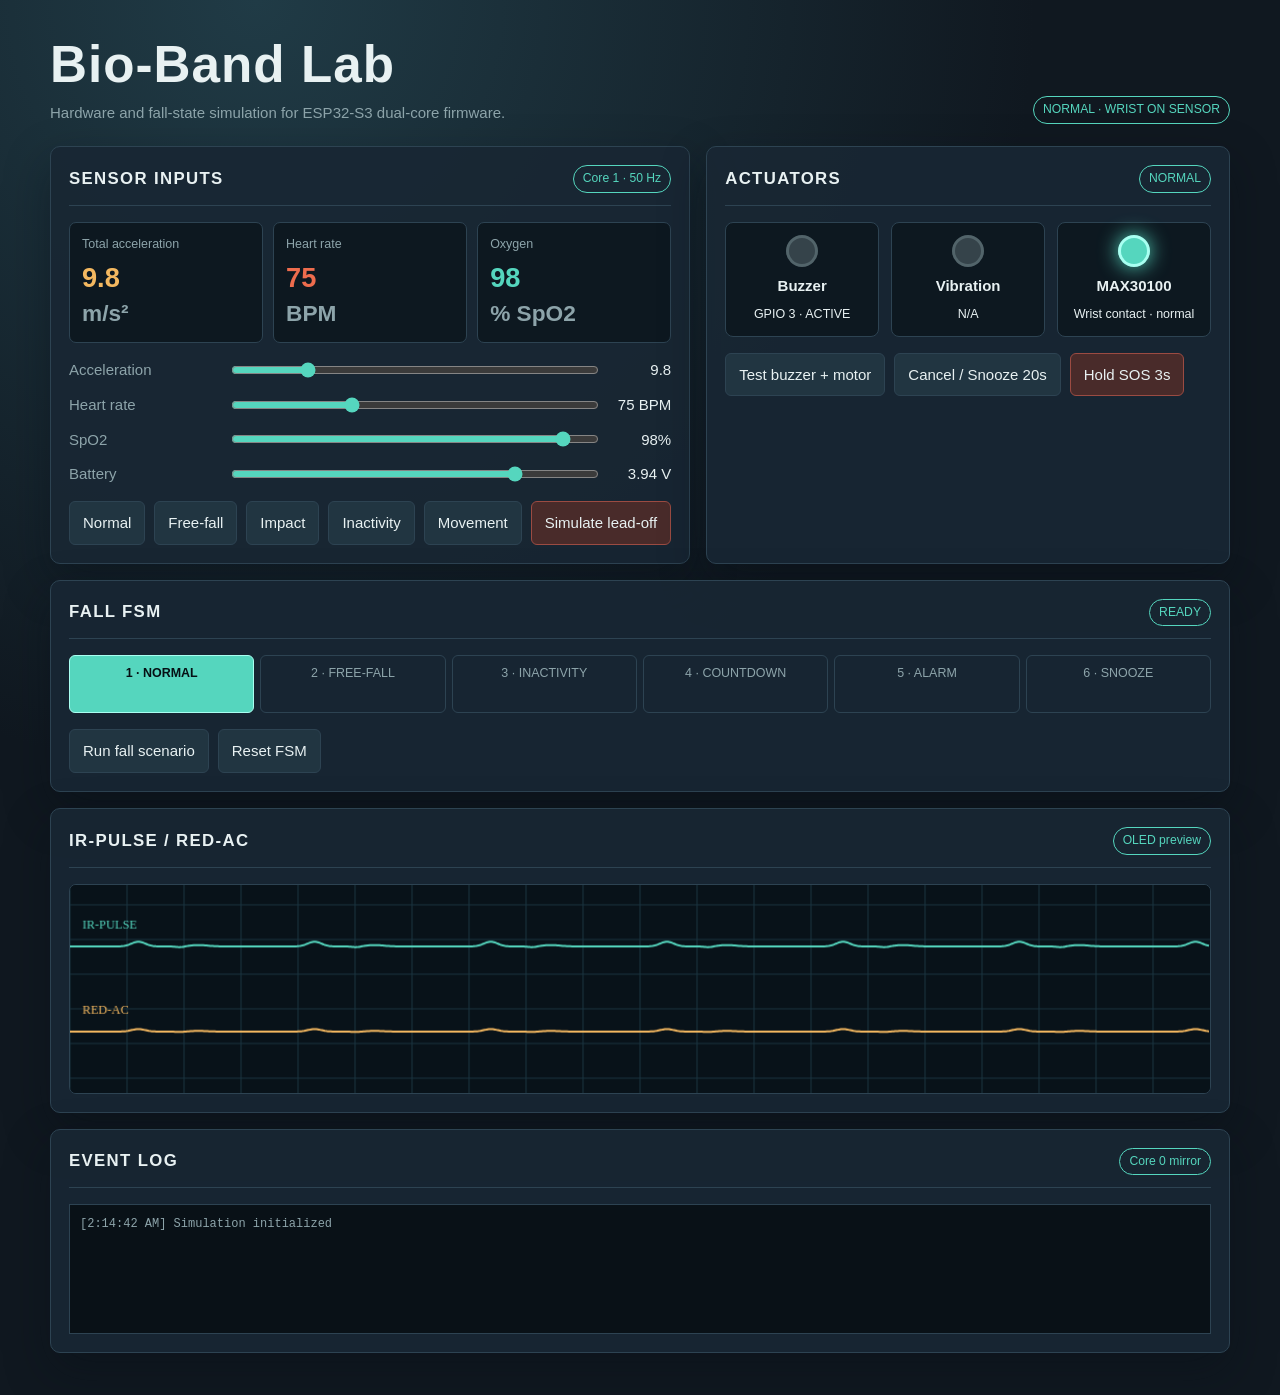
<file: simulation.html>
<!doctype html>
<html lang="vi">
<head>
  <meta charset="utf-8">
  <meta name="viewport" content="width=device-width, initial-scale=1">
  <title>Bio-Band Hardware Simulation</title>
  <style>
    :root {
      --bg: #101820;
      --panel: #182733;
      --line: #2d4352;
      --ink: #e8f1f2;
      --muted: #8da4aa;
      --cyan: #55d6be;
      --amber: #f4b860;
      --red: #ee6c4d;
      --blue: #6cb4ee;
    }
    * { box-sizing: border-box; }
    body { margin: 0; min-height: 100vh; background: radial-gradient(circle at 20% 0%, #203b46 0, var(--bg) 45%); color: var(--ink); font: 15px/1.45 "Trebuchet MS", sans-serif; }
    main { width: min(1180px, calc(100% - 32px)); margin: 0 auto; padding: 28px 0 42px; }
    header { display: flex; align-items: end; justify-content: space-between; gap: 20px; margin-bottom: 22px; }
    h1, h2, p { margin: 0; }
    h1 { font-size: clamp(1.8rem, 4vw, 3.2rem); letter-spacing: .02em; }
    header p { color: var(--muted); max-width: 520px; }
    .layout { display: grid; grid-template-columns: 1.1fr .9fr; gap: 16px; }
    .panel { background: color-mix(in srgb, var(--panel) 92%, transparent); border: 1px solid var(--line); border-radius: 10px; padding: 18px; box-shadow: 0 18px 45px #07101666; }
    .wide { grid-column: 1 / -1; }
    .panel-head { display: flex; justify-content: space-between; align-items: center; gap: 12px; border-bottom: 1px solid var(--line); padding-bottom: 12px; margin-bottom: 16px; }
    h2 { font-size: 1.05rem; text-transform: uppercase; letter-spacing: .08em; }
    .badge { border: 1px solid var(--cyan); color: var(--cyan); border-radius: 999px; padding: 4px 9px; font-size: .76rem; }
    .metrics { display: grid; grid-template-columns: repeat(3, 1fr); gap: 10px; }
    .metric { background: #0d1820; border: 1px solid var(--line); padding: 12px; border-radius: 7px; }
    .metric small { color: var(--muted); display: block; }
    .metric strong { display: block; font-size: 1.7rem; margin-top: 5px; }
    .cyan { color: var(--cyan); } .amber { color: var(--amber); } .red { color: var(--red); }
    .controls { display: grid; gap: 13px; }
    label { display: grid; grid-template-columns: 150px 1fr 64px; align-items: center; gap: 10px; color: var(--muted); }
    input[type=range] { width: 100%; accent-color: var(--cyan); }
    output { text-align: right; color: var(--ink); font-variant-numeric: tabular-nums; }
    .buttons { display: flex; flex-wrap: wrap; gap: 9px; margin-top: 16px; }
    button { border: 1px solid var(--line); border-radius: 6px; background: #213541; color: var(--ink); padding: 10px 13px; cursor: pointer; font: inherit; }
    button:hover { border-color: var(--cyan); color: var(--cyan); }
    button.danger { background: #492b2a; border-color: #9b4b42; }
    .hardware { display: grid; grid-template-columns: repeat(3, 1fr); gap: 12px; }
    .device { min-height: 115px; display: grid; place-items: center; align-content: center; gap: 8px; background: #0d1820; border: 1px solid var(--line); border-radius: 8px; }
    .led { width: 32px; height: 32px; border-radius: 50%; background: #35434a; border: 3px solid #52646a; }
    .device.active .led { background: var(--red); border-color: #ffb19b; box-shadow: 0 0 26px var(--red); animation: blink .35s infinite alternate; }
    .device.motor.active .led { background: var(--amber); border-color: #ffe2a8; box-shadow: 0 0 25px var(--amber); }
    #sensor.active .led { background: var(--cyan); border-color: #a9fff1; box-shadow: 0 0 20px var(--cyan); animation: none; }
    @keyframes blink { to { opacity: .38; } }
    .fsm { display: grid; grid-template-columns: repeat(6, 1fr); gap: 6px; }
    .state { min-height: 58px; padding: 8px 5px; text-align: center; border: 1px solid var(--line); border-radius: 6px; color: var(--muted); font-size: .78rem; }
    .state.active { color: #061014; background: var(--cyan); border-color: #a9fff1; font-weight: bold; }
    canvas { width: 100%; height: 210px; display: block; background: #081219; border: 1px solid var(--line); border-radius: 7px; }
    .log { height: 130px; overflow: auto; background: #091117; border: 1px solid var(--line); padding: 10px; color: var(--muted); font: 12px/1.6 Consolas, monospace; }
    @media (max-width: 800px) { .layout { grid-template-columns: 1fr; } .wide { grid-column: auto; } label { grid-template-columns: 125px 1fr 55px; } }
    @media (max-width: 480px) { .metrics, .hardware { grid-template-columns: 1fr; } .fsm { grid-template-columns: repeat(3, 1fr); } header { display: block; } header p { margin-top: 8px; } }
  </style>
</head>
<body>
  <main>
    <header>
      <div><h1>Bio-Band Lab</h1><p>Hardware and fall-state simulation for ESP32-S3 dual-core firmware.</p></div>
      <span class="badge" id="mode">NORMAL · WRIST ON SENSOR</span>
    </header>

    <div class="layout">
      <section class="panel">
        <div class="panel-head"><h2>Sensor inputs</h2><span class="badge">Core 1 · 50 Hz</span></div>
        <div class="metrics">
          <div class="metric"><small>Total acceleration</small><strong class="amber"><span id="accValue">9.8</span> <small>m/s²</small></strong></div>
          <div class="metric"><small>Heart rate</small><strong class="red"><span id="hrValue">75</span> <small>BPM</small></strong></div>
          <div class="metric"><small>Oxygen</small><strong class="cyan"><span id="spo2Value">98</span><small>% SpO2</small></strong></div>
        </div>
        <div class="controls" style="margin-top:16px">
          <label>Acceleration <input id="acc" type="range" min="0" max="50" step="0.1" value="9.8"><output id="accOut">9.8</output></label>
          <label>Heart rate <input id="hr" type="range" min="35" max="160" value="75"><output id="hrOut">75 BPM</output></label>
          <label>SpO2 <input id="spo2" type="range" min="75" max="100" value="98"><output id="spo2Out">98%</output></label>
          <label>Battery <input id="battery" type="range" min="3" max="4.2" step=".01" value="3.94"><output id="batteryOut">3.94 V</output></label>
        </div>
        <div class="buttons">
          <button data-preset="normal">Normal</button>
          <button data-preset="freefall">Free-fall</button>
          <button data-preset="impact">Impact</button>
          <button data-preset="still">Inactivity</button>
          <button data-preset="shake">Movement</button>
          <button id="wear" class="danger">Simulate lead-off</button>
        </div>
      </section>

      <section class="panel">
        <div class="panel-head"><h2>Actuators</h2><span class="badge" id="stateLabel">NORMAL</span></div>
        <div class="hardware">
          <div class="device" id="buzzer"><div class="led"></div><strong>Buzzer</strong><small>GPIO 3 · ACTIVE</small></div>
          <div class="device motor" id="motor"><div class="led"></div><strong>Vibration</strong><small>N/A</small></div>
          <div class="device active" id="sensor"><div class="led"></div><strong>MAX30100</strong><small id="sensorText">Wrist contact · normal</small></div>
        </div>
        <div class="buttons"><button id="test">Test buzzer + motor</button><button id="cancel">Cancel / Snooze 20s</button><button id="panic" class="danger">Hold SOS 3s</button></div>
      </section>

      <section class="panel wide">
        <div class="panel-head"><h2>Fall FSM</h2><span class="badge" id="timer">READY</span></div>
        <div class="fsm">
          <div class="state active" data-state="NORMAL">1 · NORMAL</div><div class="state" data-state="FREE_FALL">2 · FREE-FALL</div><div class="state" data-state="INACTIVITY">3 · INACTIVITY</div><div class="state" data-state="COUNTDOWN">4 · COUNTDOWN</div><div class="state" data-state="ALARM">5 · ALARM</div><div class="state" data-state="SNOOZE">6 · SNOOZE</div>
        </div>
        <div class="buttons"><button id="fall">Run fall scenario</button><button id="reset">Reset FSM</button></div>
      </section>

      <section class="panel wide">
        <div class="panel-head"><h2>IR-PULSE / RED-AC</h2><span class="badge">OLED preview</span></div>
        <canvas id="wave" width="1100" height="210"></canvas>
      </section>

      <section class="panel wide">
        <div class="panel-head"><h2>Event log</h2><span class="badge">Core 0 mirror</span></div>
        <div class="log" id="log"></div>
      </section>
    </div>
  </main>
  <script>
    const $ = (id) => document.getElementById(id);
    const stateNames = ['NORMAL', 'FREE_FALL', 'INACTIVITY', 'COUNTDOWN', 'ALARM', 'SNOOZE'];
    let state = 'NORMAL';
    // Baseline assumption: the band is worn correctly and all readings are normal.
    let leadOff = false;
    let phase = 0;
    let timer = null;
    let scenario = null;
    const ctx = $('wave').getContext('2d');

    function log(message) {
      const line = document.createElement('div');
      line.textContent = `[${new Date().toLocaleTimeString()}] ${message}`;
      $('log').prepend(line);
    }
    function setState(next) {
      state = next;
      document.querySelectorAll('.state').forEach((el) => el.classList.toggle('active', el.dataset.state === next));
      $('stateLabel').textContent = next;
      $('mode').textContent = next === 'NORMAL' ? 'NORMAL · WRIST ON SENSOR' : `FSM · ${next}`;
      const active = next === 'COUNTDOWN' || next === 'ALARM';
      $('buzzer').classList.toggle('active', active);
      $('motor').classList.toggle('active', active);
      log(`FSM -> ${next}`);
    }
    function setSensor() {
      $('sensor').classList.toggle('active', !leadOff);
      $('sensorText').textContent = leadOff ? 'LEAD-OFF' : 'Wrist contact · normal';
    }
    function pulseShape(value) {
      const p = ((value % 1) + 1) % 1;
      return Math.exp(-Math.pow((p - .18) / .055, 2)) - .18 * Math.exp(-Math.pow((p - .42) / .035, 2)) + .28 * Math.exp(-Math.pow((p - .52) / .075, 2));
    }
    function drawWave() {
      const width = $('wave').width, height = $('wave').height;
      ctx.fillStyle = '#081219'; ctx.fillRect(0, 0, width, height);
      ctx.strokeStyle = '#1b3440'; ctx.lineWidth = 1;
      for (let x = 0; x < width; x += 55) { ctx.beginPath(); ctx.moveTo(x, 0); ctx.lineTo(x, height); ctx.stroke(); }
      for (let y = 20; y < height; y += 35) { ctx.beginPath(); ctx.moveTo(0, y); ctx.lineTo(width, y); ctx.stroke(); }
      const hr = Number($('hr').value), spo2 = Number($('spo2').value);
      ctx.lineWidth = 2;
      [['#55d6be', 62, 4.8, 'IR-PULSE'], ['#f4b860', 148, 2.5 + Math.max(0, 98 - spo2) * .06, 'RED-AC']].forEach(([color, center, amp, label], channel) => {
        ctx.strokeStyle = leadOff ? '#52646a' : color; ctx.beginPath();
        for (let x = 0; x < width; x++) {
          const y = leadOff ? center : center - pulseShape(phase * Math.max(.65, hr / 75) + x / 170) * amp;
          if (x === 0) ctx.moveTo(x, y); else ctx.lineTo(x, y);
        }
        ctx.stroke(); ctx.fillStyle = color; ctx.font = '12px Consolas'; ctx.fillText(label, 12, center - 18);
      });
      phase += .018;
    }
    function setPreset(name) {
      const values = { normal: 9.8, freefall: 2.2, impact: 32, still: 9.8, shake: 18 };
      $('acc').value = values[name]; updateInputs();
      if (name === 'freefall') setState('FREE_FALL');
      if (name === 'impact') setState('INACTIVITY');
      if (name === 'still') setState('COUNTDOWN');
      if (name === 'shake') setState('NORMAL');
      log(`Preset: ${name}`);
    }
    function updateInputs() {
      $('accValue').textContent = Number($('acc').value).toFixed(1); $('accOut').textContent = Number($('acc').value).toFixed(1);
      $('hrValue').textContent = $('hr').value; $('hrOut').textContent = `${$('hr').value} BPM`;
      $('spo2Value').textContent = $('spo2').value; $('spo2Out').textContent = `${$('spo2').value}%`;
      $('batteryOut').textContent = `${Number($('battery').value).toFixed(2)} V`;
    }
    document.querySelectorAll('input').forEach((input) => input.addEventListener('input', updateInputs));
    document.querySelectorAll('[data-preset]').forEach((button) => button.addEventListener('click', () => setPreset(button.dataset.preset)));
    $('wear').addEventListener('click', () => { leadOff = !leadOff; $('wear').textContent = leadOff ? 'Restore sensor contact' : 'Simulate lead-off'; setSensor(); log(leadOff ? 'MAX30100 lead-off: biometric processing disabled' : 'MAX30100 contact restored'); });
    $('test').addEventListener('click', () => { $('buzzer').classList.add('active'); $('motor').classList.add('active'); log('Actuator test started (2s)'); setTimeout(() => { if (state === 'NORMAL') { $('buzzer').classList.remove('active'); $('motor').classList.remove('active'); } }, 2000); });
    $('cancel').addEventListener('click', () => { clearInterval(timer); setState('SNOOZE'); $('timer').textContent = '20s'; let left = 20; timer = setInterval(() => { $('timer').textContent = `${--left}s`; if (left <= 0) { clearInterval(timer); setState('NORMAL'); } }, 1000); });
    $('panic').addEventListener('click', () => { setState('ALARM'); $('timer').textContent = 'SOS'; log('Manual panic SOS triggered'); });
    $('fall').addEventListener('click', () => { clearInterval(timer); setState('FREE_FALL'); scenario = ['INACTIVITY', 'COUNTDOWN', 'ALARM']; let index = 0; timer = setInterval(() => { setState(scenario[index++]); if (index === scenario.length) clearInterval(timer); }, 1500); });
    $('reset').addEventListener('click', () => { clearInterval(timer); setState('NORMAL'); $('timer').textContent = 'READY'; $('buzzer').classList.remove('active'); $('motor').classList.remove('active'); });
    updateInputs(); setSensor(); log('Simulation initialized'); setInterval(drawWave, 40);
  </script>
</body>
</html>
</file>
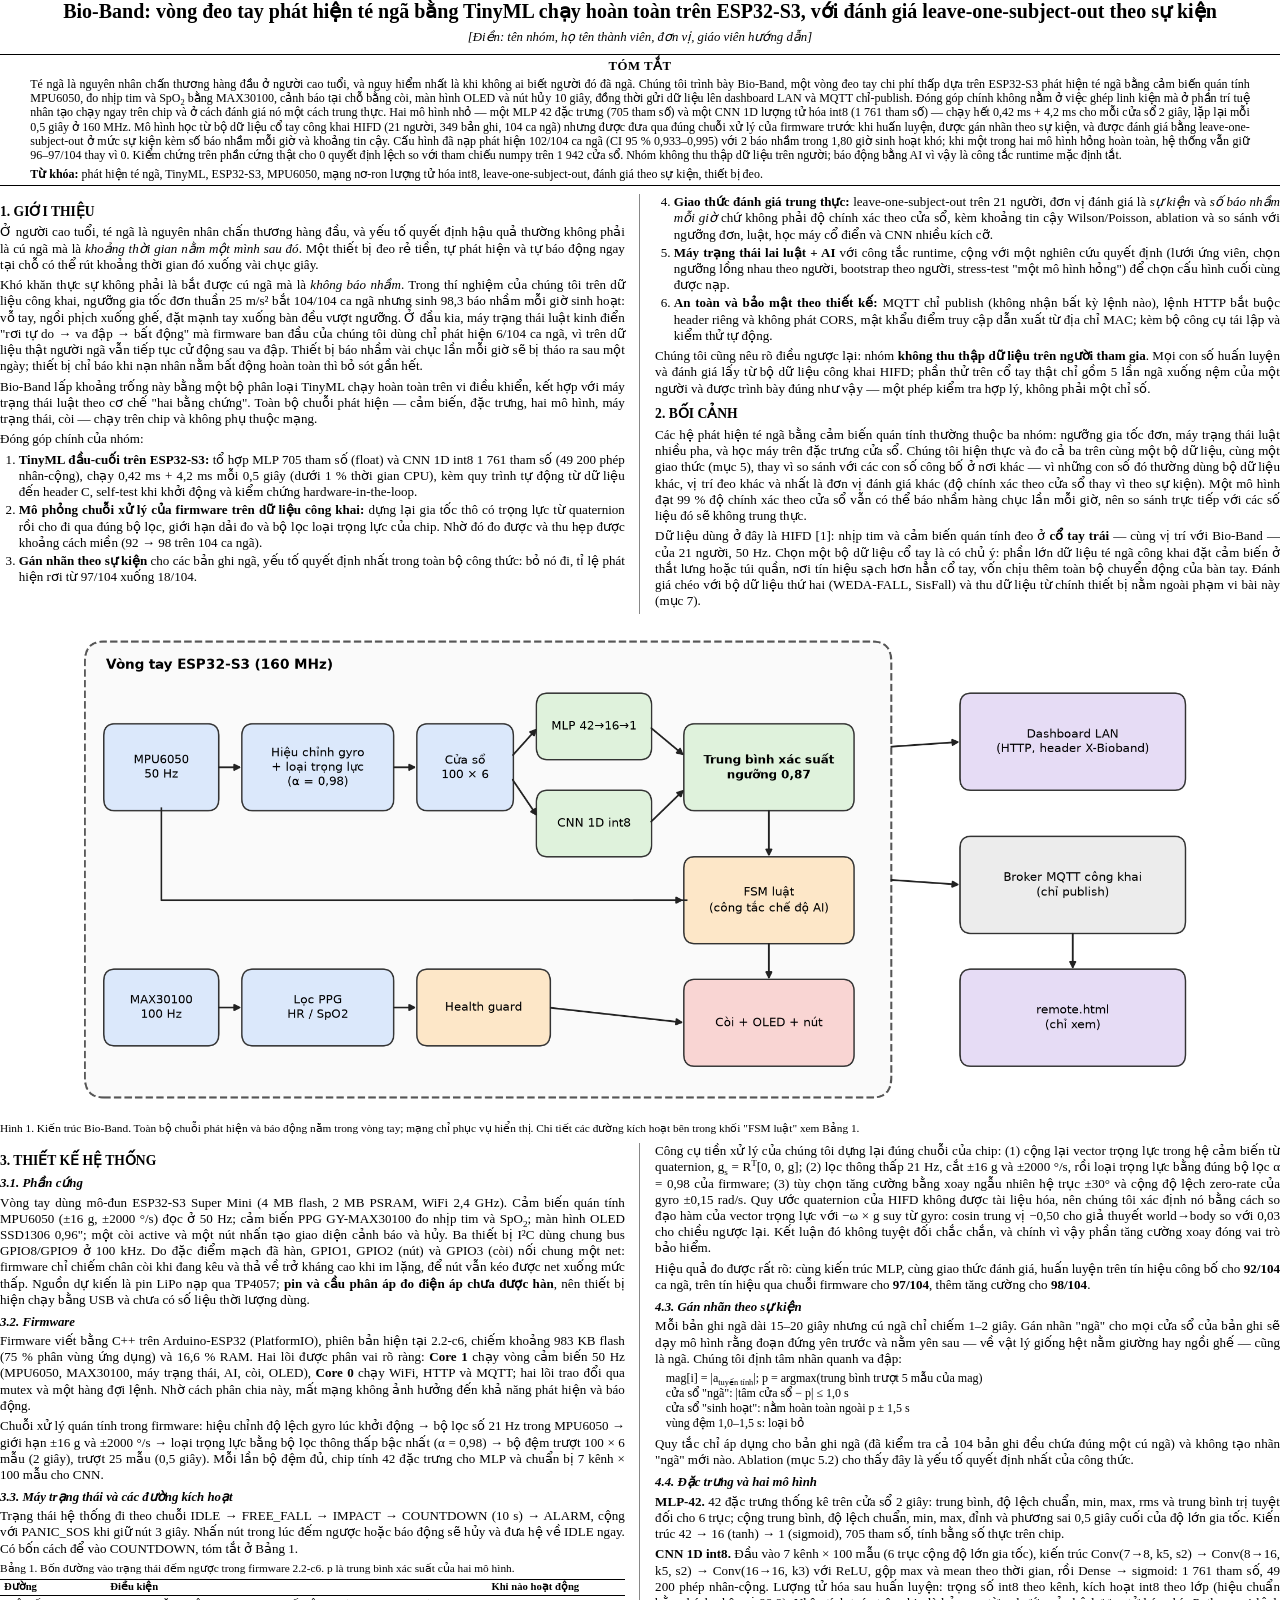
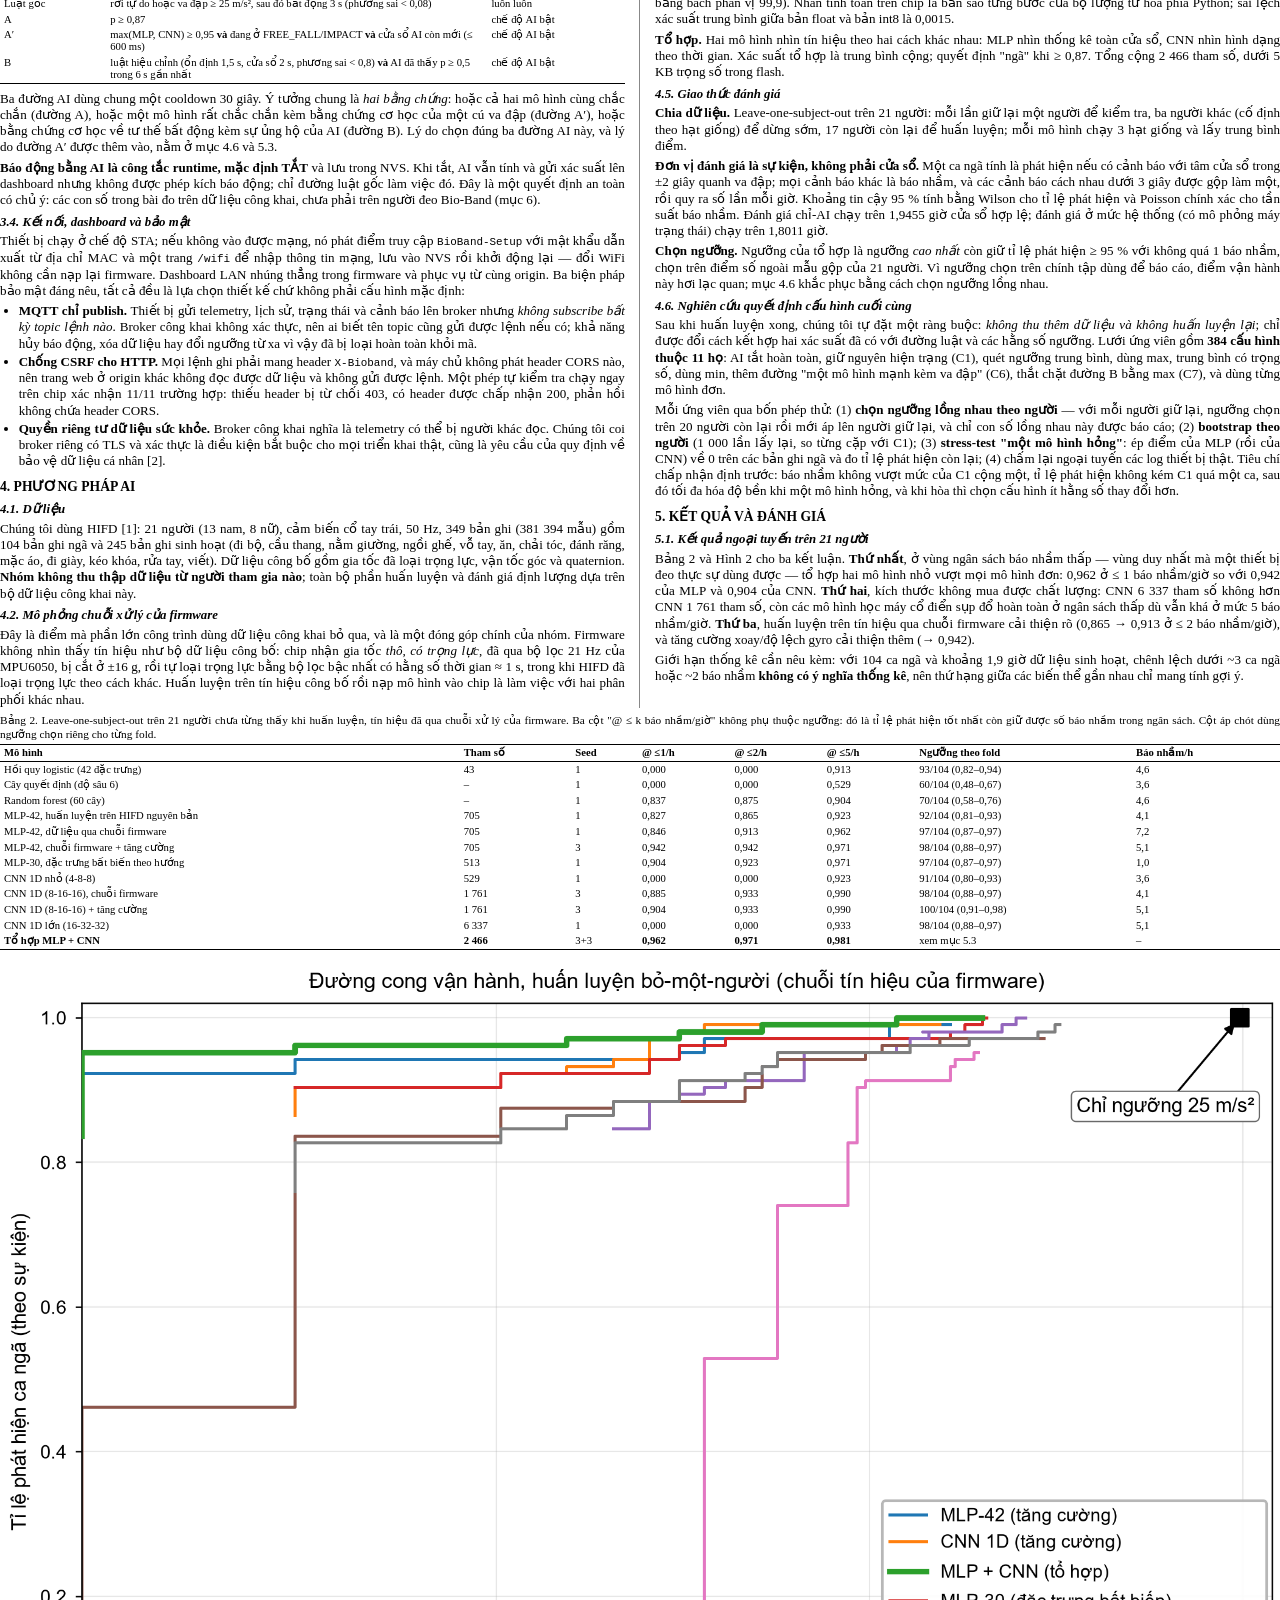
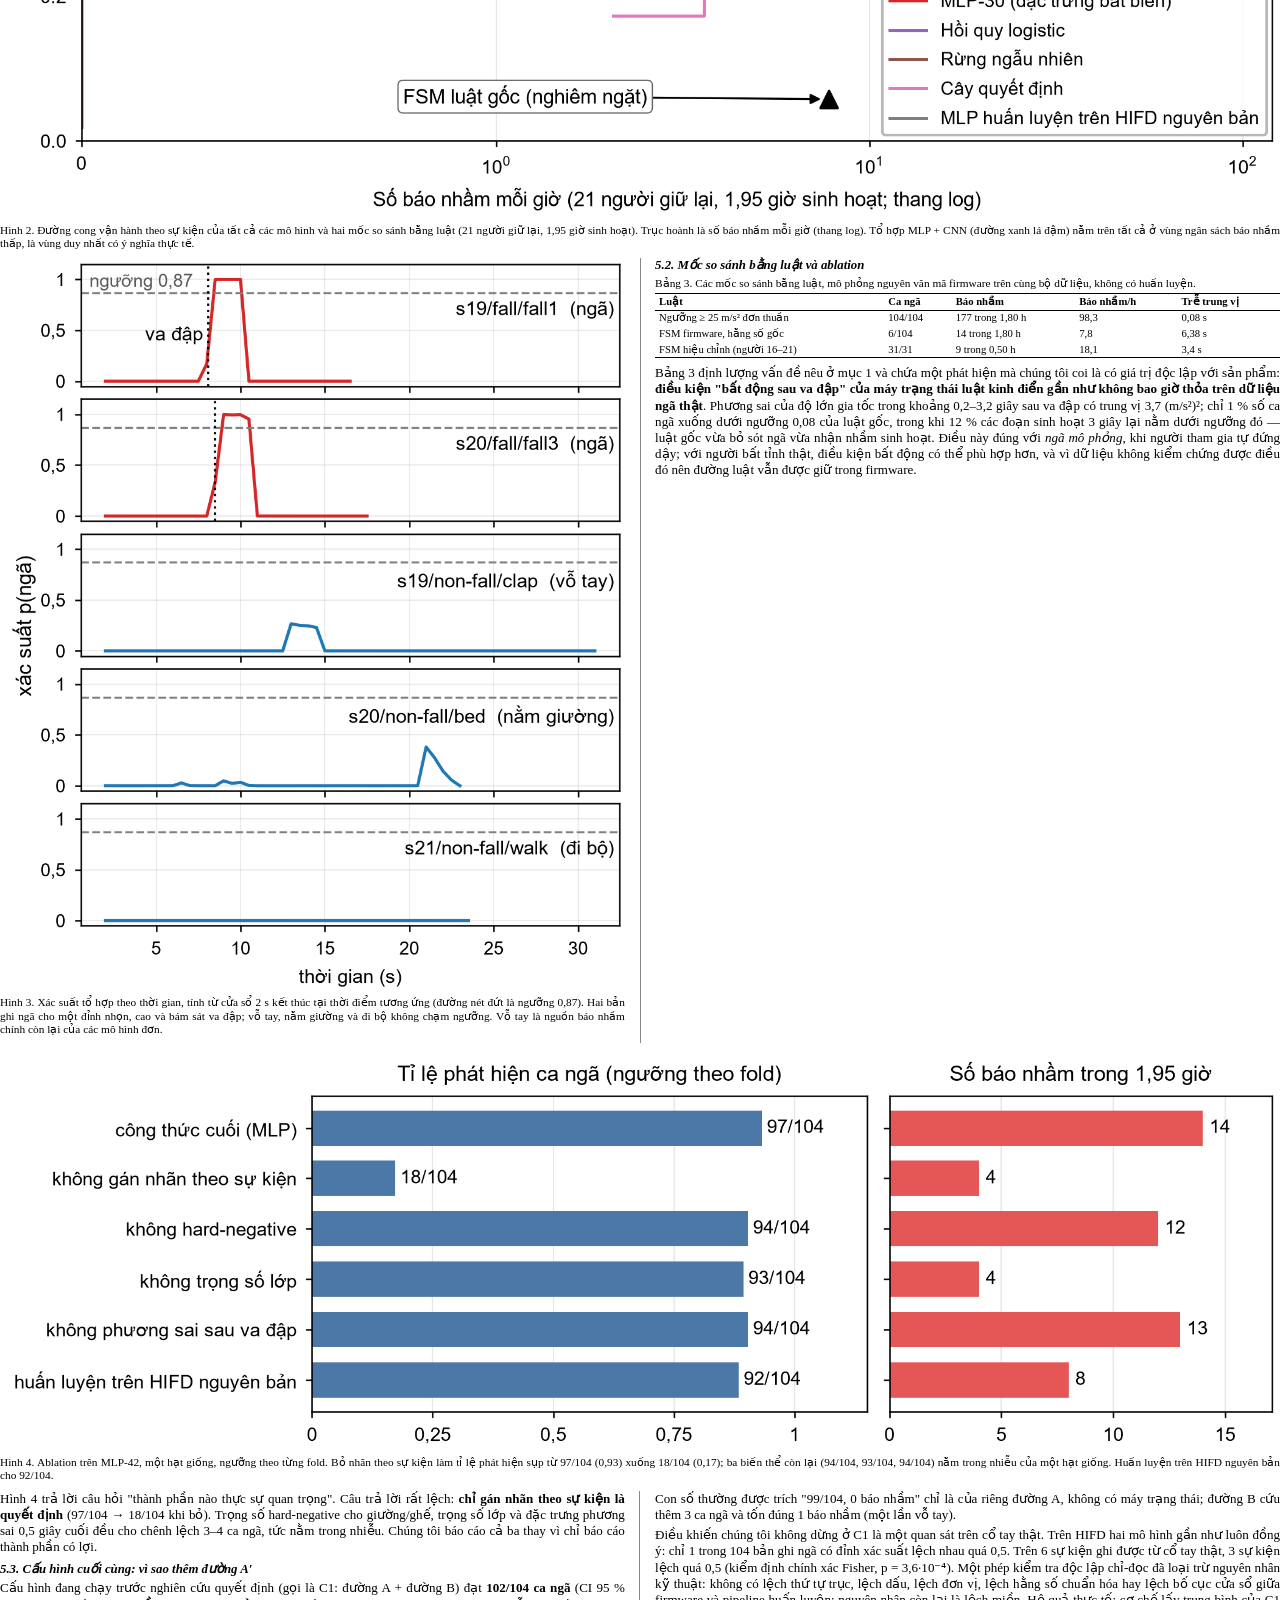
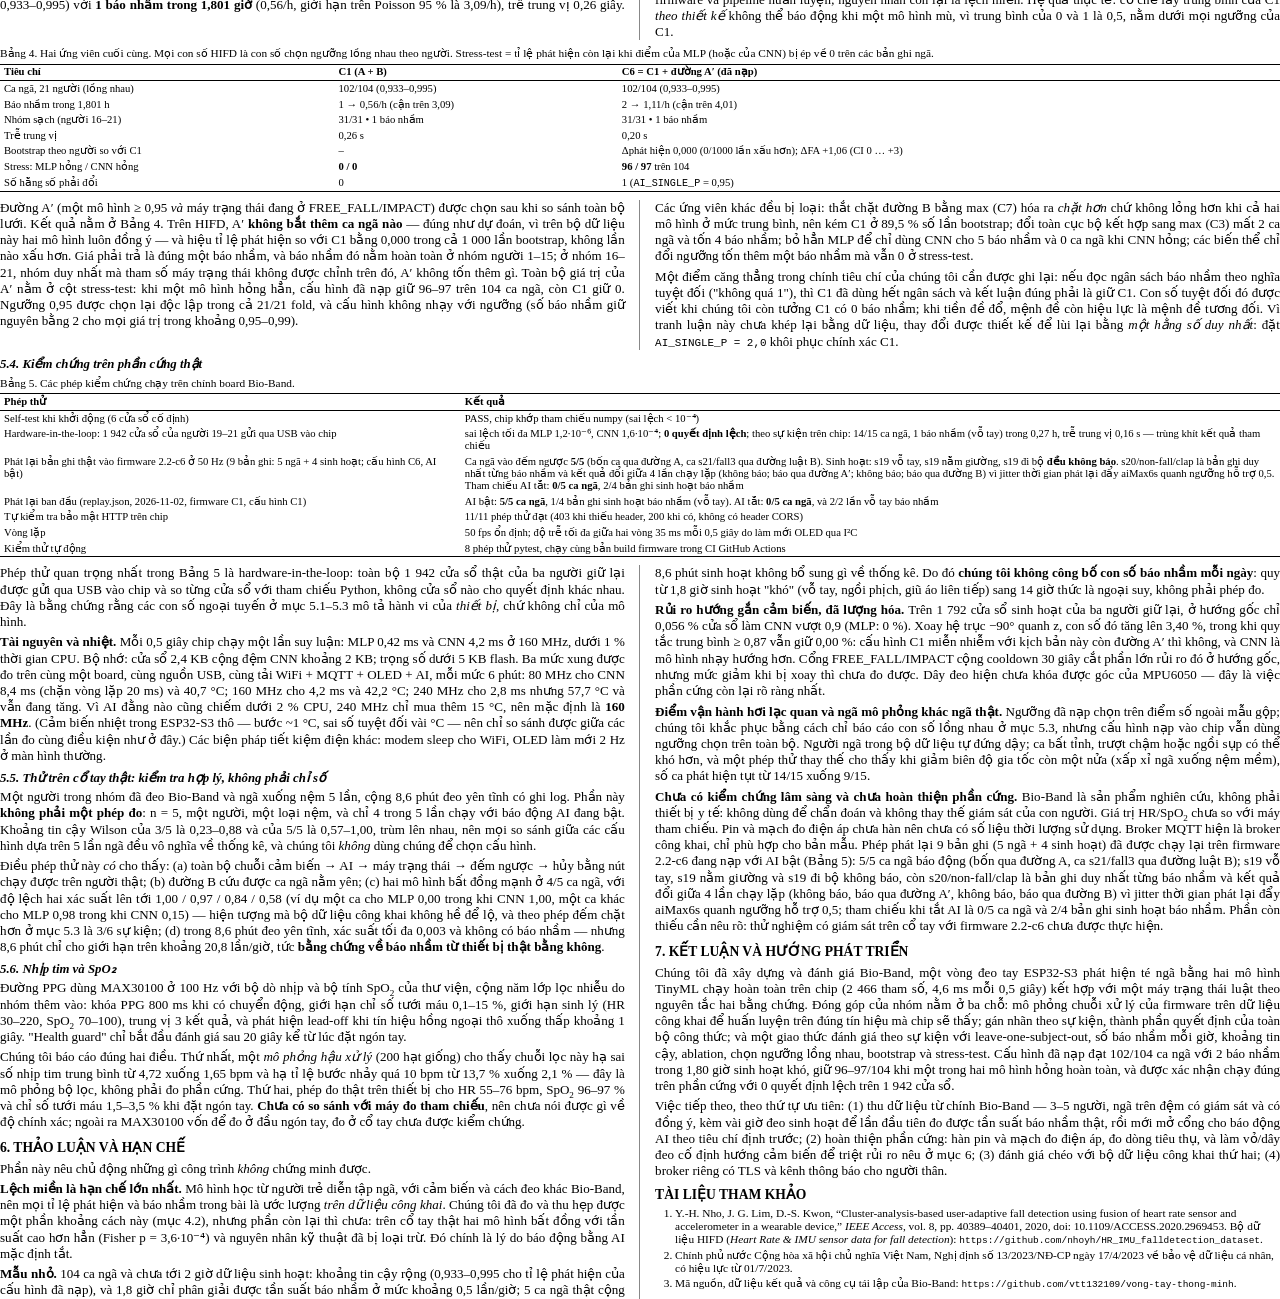
<file: docs/paper/paper.html>
<!doctype html>
<html lang="vi">
<head>
<meta charset="utf-8">
<title>Bio-Band: vòng đeo tay phát hiện té ngã bằng TinyML trên ESP32-S3</title>
<link rel="stylesheet" href="paper.css">
</head>
<body>

<header>
<h1>Bio-Band: vòng đeo tay phát hiện té ngã bằng TinyML chạy hoàn toàn trên ESP32-S3, với đánh giá leave-one-subject-out theo sự kiện</h1>

<p class="authors">[Điền: tên nhóm, họ tên thành viên, đơn vị, giáo viên hướng dẫn]</p>

<div class="abstract">
<h2>Tóm tắt</h2>
<p>Té ngã là nguyên nhân chấn thương hàng đầu ở người cao tuổi, và nguy hiểm nhất là khi không ai biết người đó đã ngã. Chúng tôi trình bày Bio-Band, một vòng đeo tay chi phí thấp dựa trên ESP32-S3 phát hiện té ngã bằng cảm biến quán tính MPU6050, đo nhịp tim và SpO<sub>2</sub> bằng MAX30100, cảnh báo tại chỗ bằng còi, màn hình OLED và nút hủy 10 giây, đồng thời gửi dữ liệu lên dashboard LAN và MQTT chỉ-publish. Đóng góp chính không nằm ở việc ghép linh kiện mà ở phần trí tuệ nhân tạo chạy ngay trên chip và ở cách đánh giá nó một cách trung thực. Hai mô hình nhỏ — một MLP 42 đặc trưng (705 tham số) và một CNN 1D lượng tử hóa int8 (1 761 tham số) — chạy hết 0,42 ms + 4,2 ms cho mỗi cửa sổ 2 giây, lặp lại mỗi 0,5 giây ở 160 MHz. Mô hình học từ bộ dữ liệu cổ tay công khai HIFD (21 người, 349 bản ghi, 104 ca ngã) nhưng được đưa qua đúng chuỗi xử lý của firmware trước khi huấn luyện, được gán nhãn theo sự kiện, và được đánh giá bằng leave-one-subject-out ở mức sự kiện kèm số báo nhầm mỗi giờ và khoảng tin cậy. Cấu hình đã nạp phát hiện 102/104 ca ngã (CI 95 % 0,933–0,995) với 2 báo nhầm trong 1,80 giờ sinh hoạt khó; khi một trong hai mô hình hỏng hoàn toàn, hệ thống vẫn giữ 96–97/104 thay vì 0. Kiểm chứng trên phần cứng thật cho 0 quyết định lệch so với tham chiếu numpy trên 1 942 cửa sổ. Nhóm không thu thập dữ liệu trên người; báo động bằng AI vì vậy là công tắc runtime mặc định tắt.</p>
<p class="keywords"><strong>Từ khóa:</strong> phát hiện té ngã, TinyML, ESP32-S3, MPU6050, mạng nơ-ron lượng tử hóa int8, leave-one-subject-out, đánh giá theo sự kiện, thiết bị đeo.</p>
</div>
</header>

<main>

<section>
<h2>1. Giới thiệu</h2>

<p>Ở người cao tuổi, té ngã là nguyên nhân chấn thương hàng đầu, và yếu tố quyết định hậu quả thường không phải là cú ngã mà là <em>khoảng thời gian nằm một mình sau đó</em>. Một thiết bị đeo rẻ tiền, tự phát hiện và tự báo động ngay tại chỗ có thể rút khoảng thời gian đó xuống vài chục giây.</p>

<p>Khó khăn thực sự không phải là bắt được cú ngã mà là <em>không báo nhầm</em>. Trong thí nghiệm của chúng tôi trên dữ liệu công khai, ngưỡng gia tốc đơn thuần 25 m/s² bắt 104/104 ca ngã nhưng sinh 98,3 báo nhầm mỗi giờ sinh hoạt: vỗ tay, ngồi phịch xuống ghế, đặt mạnh tay xuống bàn đều vượt ngưỡng. Ở đầu kia, máy trạng thái luật kinh điển "rơi tự do → va đập → bất động" mà firmware ban đầu của chúng tôi dùng chỉ phát hiện 6/104 ca ngã, vì trên dữ liệu thật người ngã vẫn tiếp tục cử động sau va đập. Thiết bị báo nhầm vài chục lần mỗi giờ sẽ bị tháo ra sau một ngày; thiết bị chỉ báo khi nạn nhân nằm bất động hoàn toàn thì bỏ sót gần hết.</p>

<p>Bio-Band lấp khoảng trống này bằng một bộ phân loại TinyML chạy hoàn toàn trên vi điều khiển, kết hợp với máy trạng thái luật theo cơ chế "hai bằng chứng". Toàn bộ chuỗi phát hiện — cảm biến, đặc trưng, hai mô hình, máy trạng thái, còi — chạy trên chip và không phụ thuộc mạng.</p>

<p>Đóng góp chính của nhóm:</p>

<ol>
<li><strong>TinyML đầu-cuối trên ESP32-S3:</strong> tổ hợp MLP 705 tham số (float) và CNN 1D int8 1 761 tham số (49 200 phép nhân-cộng), chạy 0,42 ms + 4,2 ms mỗi 0,5 giây (dưới 1 % thời gian CPU), kèm quy trình tự động từ dữ liệu đến header C, self-test khi khởi động và kiểm chứng hardware-in-the-loop.</li>
<li><strong>Mô phỏng chuỗi xử lý của firmware trên dữ liệu công khai:</strong> dựng lại gia tốc thô có trọng lực từ quaternion rồi cho đi qua đúng bộ lọc, giới hạn dải đo và bộ lọc loại trọng lực của chip. Nhờ đó đo được và thu hẹp được khoảng cách miền (92 → 98 trên 104 ca ngã).</li>
<li><strong>Gán nhãn theo sự kiện</strong> cho các bản ghi ngã, yếu tố quyết định nhất trong toàn bộ công thức: bỏ nó đi, tỉ lệ phát hiện rơi từ 97/104 xuống 18/104.</li>
<li><strong>Giao thức đánh giá trung thực:</strong> leave-one-subject-out trên 21 người, đơn vị đánh giá là <em>sự kiện</em> và <em>số báo nhầm mỗi giờ</em> chứ không phải độ chính xác theo cửa sổ, kèm khoảng tin cậy Wilson/Poisson, ablation và so sánh với ngưỡng đơn, luật, học máy cổ điển và CNN nhiều kích cỡ.</li>
<li><strong>Máy trạng thái lai luật + AI</strong> với công tắc runtime, cộng với một nghiên cứu quyết định (lưới ứng viên, chọn ngưỡng lồng nhau theo người, bootstrap theo người, stress-test "một mô hình hỏng") để chọn cấu hình cuối cùng được nạp.</li>
<li><strong>An toàn và bảo mật theo thiết kế:</strong> MQTT chỉ publish (không nhận bất kỳ lệnh nào), lệnh HTTP bắt buộc header riêng và không phát CORS, mật khẩu điểm truy cập dẫn xuất từ địa chỉ MAC; kèm bộ công cụ tái lập và kiểm thử tự động.</li>
</ol>

<p>Chúng tôi cũng nêu rõ điều ngược lại: nhóm <strong>không thu thập dữ liệu trên người tham gia</strong>. Mọi con số huấn luyện và đánh giá lấy từ bộ dữ liệu công khai HIFD; phần thử trên cổ tay thật chỉ gồm 5 lần ngã xuống nệm của một người và được trình bày đúng như vậy — một phép kiểm tra hợp lý, không phải một chỉ số.</p>
</section>

<section>
<h2>2. Bối cảnh</h2>

<p>Các hệ phát hiện té ngã bằng cảm biến quán tính thường thuộc ba nhóm: ngưỡng gia tốc đơn, máy trạng thái luật nhiều pha, và học máy trên đặc trưng cửa sổ. Chúng tôi hiện thực và đo cả ba trên cùng một bộ dữ liệu, cùng một giao thức (mục 5), thay vì so sánh với các con số công bố ở nơi khác — vì những con số đó thường dùng bộ dữ liệu khác, vị trí đeo khác và nhất là đơn vị đánh giá khác (độ chính xác theo cửa sổ thay vì theo sự kiện). Một mô hình đạt 99 % độ chính xác theo cửa sổ vẫn có thể báo nhầm hàng chục lần mỗi giờ, nên so sánh trực tiếp với các số liệu đó sẽ không trung thực.</p>

<p>Dữ liệu dùng ở đây là HIFD [1]: nhịp tim và cảm biến quán tính đeo ở <strong>cổ tay trái</strong> — cùng vị trí với Bio-Band — của 21 người, 50 Hz. Chọn một bộ dữ liệu cổ tay là có chủ ý: phần lớn dữ liệu té ngã công khai đặt cảm biến ở thắt lưng hoặc túi quần, nơi tín hiệu sạch hơn hẳn cổ tay, vốn chịu thêm toàn bộ chuyển động của bàn tay. Đánh giá chéo với bộ dữ liệu thứ hai (WEDA-FALL, SisFall) và thu dữ liệu từ chính thiết bị nằm ngoài phạm vi bài này (mục 7).</p>
</section>

<section>
<figure class="wide">
<img class="w90" src="../figures/fig_system.png" alt="Sơ đồ khối hệ thống Bio-Band">
<figcaption>Hình 1. Kiến trúc Bio-Band. Toàn bộ chuỗi phát hiện và báo động nằm trong vòng tay; mạng chỉ phục vụ hiển thị. Chi tiết các đường kích hoạt bên trong khối "FSM luật" xem Bảng 1.</figcaption>
</figure>

<h2>3. Thiết kế hệ thống</h2>

<h3>3.1. Phần cứng</h3>

<p>Vòng tay dùng mô-đun ESP32-S3 Super Mini (4 MB flash, 2 MB PSRAM, WiFi 2,4 GHz). Cảm biến quán tính MPU6050 (±16 g, ±2000 °/s) đọc ở 50 Hz; cảm biến PPG GY-MAX30100 đo nhịp tim và SpO<sub>2</sub>; màn hình OLED SSD1306 0,96"; một còi active và một nút nhấn tạo giao diện cảnh báo và hủy. Ba thiết bị I²C dùng chung bus GPIO8/GPIO9 ở 100 kHz. Do đặc điểm mạch đã hàn, GPIO1, GPIO2 (nút) và GPIO3 (còi) nối chung một net: firmware chỉ chiếm chân còi khi đang kêu và thả về trở kháng cao khi im lặng, để nút vẫn kéo được net xuống mức thấp. Nguồn dự kiến là pin LiPo nạp qua TP4057; <strong>pin và cầu phân áp đo điện áp chưa được hàn</strong>, nên thiết bị hiện chạy bằng USB và chưa có số liệu thời lượng dùng.</p>

<h3>3.2. Firmware</h3>

<p>Firmware viết bằng C++ trên Arduino-ESP32 (PlatformIO), phiên bản hiện tại 2.2-c6, chiếm khoảng 983 KB flash (75 % phân vùng ứng dụng) và 16,6 % RAM. Hai lõi được phân vai rõ ràng: <strong>Core 1</strong> chạy vòng cảm biến 50 Hz (MPU6050, MAX30100, máy trạng thái, AI, còi, OLED), <strong>Core 0</strong> chạy WiFi, HTTP và MQTT; hai lõi trao đổi qua mutex và một hàng đợi lệnh. Nhờ cách phân chia này, mất mạng không ảnh hưởng đến khả năng phát hiện và báo động.</p>

<p>Chuỗi xử lý quán tính trong firmware: hiệu chỉnh độ lệch gyro lúc khởi động → bộ lọc số 21 Hz trong MPU6050 → giới hạn ±16 g và ±2000 °/s → loại trọng lực bằng bộ lọc thông thấp bậc nhất (α = 0,98) → bộ đệm trượt 100 × 6 mẫu (2 giây), trượt 25 mẫu (0,5 giây). Mỗi lần bộ đệm đủ, chip tính 42 đặc trưng cho MLP và chuẩn bị 7 kênh × 100 mẫu cho CNN.</p>

<h3>3.3. Máy trạng thái và các đường kích hoạt</h3>

<p>Trạng thái hệ thống đi theo chuỗi <span class="eq">IDLE → FREE_FALL → IMPACT → COUNTDOWN (10 s) → ALARM</span>, cộng với <span class="eq">PANIC_SOS</span> khi giữ nút 3 giây. Nhấn nút trong lúc đếm ngược hoặc báo động sẽ hủy và đưa hệ về IDLE ngay. Có bốn cách để vào COUNTDOWN, tóm tắt ở Bảng 1.</p>

<figure class="col">
<figcaption class="tcap">Bảng 1. Bốn đường vào trạng thái đếm ngược trong firmware 2.2-c6. p là trung bình xác suất của hai mô hình.</figcaption>
<table class="t1">
<thead>
<tr><th>Đường</th><th>Điều kiện</th><th>Khi nào hoạt động</th></tr>
</thead>
<tbody>
<tr><td>Luật gốc</td><td>rơi tự do hoặc va đập ≥ 25 m/s², sau đó bất động 3 s (phương sai &lt; 0,08)</td><td>luôn luôn</td></tr>
<tr><td>A</td><td>p ≥ 0,87</td><td>chế độ AI bật</td></tr>
<tr><td>A′</td><td>max(MLP, CNN) ≥ 0,95 <strong>và</strong> đang ở FREE_FALL/IMPACT <strong>và</strong> cửa sổ AI còn mới (≤ 600 ms)</td><td>chế độ AI bật</td></tr>
<tr><td>B</td><td>luật hiệu chỉnh (ổn định 1,5 s, cửa sổ 2 s, phương sai &lt; 0,8) <strong>và</strong> AI đã thấy p ≥ 0,5 trong 6 s gần nhất</td><td>chế độ AI bật</td></tr>
</tbody>
</table>
</figure>

<p>Ba đường AI dùng chung một cooldown 30 giây. Ý tưởng chung là <em>hai bằng chứng</em>: hoặc cả hai mô hình cùng chắc chắn (đường A), hoặc một mô hình rất chắc chắn kèm bằng chứng cơ học của một cú va đập (đường A′), hoặc bằng chứng cơ học về tư thế bất động kèm sự ủng hộ của AI (đường B). Lý do chọn đúng ba đường AI này, và lý do đường A′ được thêm vào, nằm ở mục 4.6 và 5.3.</p>

<p><strong>Báo động bằng AI là công tắc runtime, mặc định TẮT</strong> và lưu trong NVS. Khi tắt, AI vẫn tính và gửi xác suất lên dashboard nhưng không được phép kích báo động; chỉ đường luật gốc làm việc đó. Đây là một quyết định an toàn có chủ ý: các con số trong bài đo trên dữ liệu công khai, chưa phải trên người đeo Bio-Band (mục 6).</p>

<h3>3.4. Kết nối, dashboard và bảo mật</h3>

<p>Thiết bị chạy ở chế độ STA; nếu không vào được mạng, nó phát điểm truy cập <code>BioBand-Setup</code> với mật khẩu dẫn xuất từ địa chỉ MAC và một trang <code>/wifi</code> để nhập thông tin mạng, lưu vào NVS rồi khởi động lại — đổi WiFi không cần nạp lại firmware. Dashboard LAN nhúng thẳng trong firmware và phục vụ từ cùng origin. Ba biện pháp bảo mật đáng nêu, tất cả đều là lựa chọn thiết kế chứ không phải cấu hình mặc định:</p>

<ul>
<li><strong>MQTT chỉ publish.</strong> Thiết bị gửi telemetry, lịch sử, trạng thái và cảnh báo lên broker nhưng <em>không subscribe bất kỳ topic lệnh nào</em>. Broker công khai không xác thực, nên ai biết tên topic cũng gửi được lệnh nếu có; khả năng hủy báo động, xóa dữ liệu hay đổi ngưỡng từ xa vì vậy đã bị loại hoàn toàn khỏi mã.</li>
<li><strong>Chống CSRF cho HTTP.</strong> Mọi lệnh ghi phải mang header <code>X-Bioband</code>, và máy chủ không phát header CORS nào, nên trang web ở origin khác không đọc được dữ liệu và không gửi được lệnh. Một phép tự kiểm tra chạy ngay trên chip xác nhận 11/11 trường hợp: thiếu header bị từ chối 403, có header được chấp nhận 200, phản hồi không chứa header CORS.</li>
<li><strong>Quyền riêng tư dữ liệu sức khỏe.</strong> Broker công khai nghĩa là telemetry có thể bị người khác đọc. Chúng tôi coi broker riêng có TLS và xác thực là điều kiện bắt buộc cho mọi triển khai thật, cũng là yêu cầu của quy định về bảo vệ dữ liệu cá nhân [2].</li>
</ul>
</section>

<section>
<h2>4. Phương pháp AI</h2>

<h3>4.1. Dữ liệu</h3>

<p>Chúng tôi dùng HIFD [1]: 21 người (13 nam, 8 nữ), cảm biến cổ tay trái, 50 Hz, 349 bản ghi (381 394 mẫu) gồm 104 bản ghi ngã và 245 bản ghi sinh hoạt (đi bộ, cầu thang, nằm giường, ngồi ghế, vỗ tay, ăn, chải tóc, đánh răng, mặc áo, đi giày, kéo khóa, rửa tay, viết). Dữ liệu công bố gồm gia tốc đã loại trọng lực, vận tốc góc và quaternion. <strong>Nhóm không thu thập dữ liệu từ người tham gia nào</strong>; toàn bộ phần huấn luyện và đánh giá định lượng dựa trên bộ dữ liệu công khai này.</p>

<h3>4.2. Mô phỏng chuỗi xử lý của firmware</h3>

<p>Đây là điểm mà phần lớn công trình dùng dữ liệu công khai bỏ qua, và là một đóng góp chính của nhóm. Firmware không nhìn thấy tín hiệu như bộ dữ liệu công bố: chip nhận gia tốc <em>thô, có trọng lực</em>, đã qua bộ lọc 21 Hz của MPU6050, bị cắt ở ±16 g, rồi tự loại trọng lực bằng bộ lọc bậc nhất có hằng số thời gian ≈ 1 s, trong khi HIFD đã loại trọng lực theo cách khác. Huấn luyện trên tín hiệu công bố rồi nạp mô hình vào chip là làm việc với hai phân phối khác nhau.</p>

<p>Công cụ tiền xử lý của chúng tôi dựng lại đúng chuỗi của chip: (1) cộng lại vector trọng lực trong hệ cảm biến từ quaternion, <span class="eq">g<sub>s</sub> = R<sup>T</sup>[0, 0, g]</span>; (2) lọc thông thấp 21 Hz, cắt ±16 g và ±2000 °/s, rồi loại trọng lực bằng đúng bộ lọc α = 0,98 của firmware; (3) tùy chọn tăng cường bằng xoay ngẫu nhiên hệ trục ±30° và cộng độ lệch zero-rate của gyro ±0,15 rad/s. Quy ước quaternion của HIFD không được tài liệu hóa, nên chúng tôi xác định nó bằng cách so đạo hàm của vector trọng lực với <span class="eq">−ω × g</span> suy từ gyro: cosin trung vị −0,50 cho giả thuyết world→body so với 0,03 cho chiều ngược lại. Kết luận đó không tuyệt đối chắc chắn, và chính vì vậy phần tăng cường xoay đóng vai trò bảo hiểm.</p>

<p>Hiệu quả đo được rất rõ: cùng kiến trúc MLP, cùng giao thức đánh giá, huấn luyện trên tín hiệu công bố cho <strong>92/104</strong> ca ngã, trên tín hiệu qua chuỗi firmware cho <strong>97/104</strong>, thêm tăng cường cho <strong>98/104</strong>.</p>

<h3>4.3. Gán nhãn theo sự kiện</h3>

<p>Mỗi bản ghi ngã dài 15–20 giây nhưng cú ngã chỉ chiếm 1–2 giây. Gán nhãn "ngã" cho mọi cửa sổ của bản ghi sẽ dạy mô hình rằng đoạn đứng yên trước và nằm yên sau — về vật lý giống hệt nằm giường hay ngồi ghế — cũng là ngã. Chúng tôi định tâm nhãn quanh va đập:</p>

<p class="eq">mag[i] = |a<sub>tuyến tính</sub>|; p = argmax(trung bình trượt 5 mẫu của mag)<br>
cửa sổ "ngã": |tâm cửa sổ − p| ≤ 1,0 s<br>
cửa sổ "sinh hoạt": nằm hoàn toàn ngoài p ± 1,5 s<br>
vùng đệm 1,0–1,5 s: loại bỏ</p>

<p>Quy tắc chỉ áp dụng cho bản ghi ngã (đã kiểm tra cả 104 bản ghi đều chứa đúng một cú ngã) và không tạo nhãn "ngã" mới nào. Ablation (mục 5.2) cho thấy đây là yếu tố quyết định nhất của công thức.</p>

<h3>4.4. Đặc trưng và hai mô hình</h3>

<p><strong>MLP-42.</strong> 42 đặc trưng thống kê trên cửa sổ 2 giây: trung bình, độ lệch chuẩn, min, max, rms và trung bình trị tuyệt đối cho 6 trục; cộng trung bình, độ lệch chuẩn, min, max, đỉnh và phương sai 0,5 giây cuối của độ lớn gia tốc. Kiến trúc 42 → 16 (tanh) → 1 (sigmoid), 705 tham số, tính bằng số thực trên chip.</p>

<p><strong>CNN 1D int8.</strong> Đầu vào 7 kênh × 100 mẫu (6 trục cộng độ lớn gia tốc), kiến trúc <span class="eq">Conv(7→8, k5, s2) → Conv(8→16, k5, s2) → Conv(16→16, k3)</span> với ReLU, gộp max và mean theo thời gian, rồi Dense → sigmoid: 1 761 tham số, 49 200 phép nhân-cộng. Lượng tử hóa sau huấn luyện: trọng số int8 theo kênh, kích hoạt int8 theo lớp (hiệu chuẩn bằng bách phân vị 99,9). Nhân tính toán trên chip là bản sao từng bước của bộ lượng tử hóa phía Python; sai lệch xác suất trung bình giữa bản float và bản int8 là 0,0015.</p>

<p><strong>Tổ hợp.</strong> Hai mô hình nhìn tín hiệu theo hai cách khác nhau: MLP nhìn thống kê toàn cửa sổ, CNN nhìn hình dạng theo thời gian. Xác suất tổ hợp là trung bình cộng; quyết định "ngã" khi ≥ 0,87. Tổng cộng 2 466 tham số, dưới 5 KB trọng số trong flash.</p>

<h3>4.5. Giao thức đánh giá</h3>

<p><strong>Chia dữ liệu.</strong> Leave-one-subject-out trên 21 người: mỗi lần giữ lại một người để kiểm tra, ba người khác (cố định theo hạt giống) để dừng sớm, 17 người còn lại để huấn luyện; mỗi mô hình chạy 3 hạt giống và lấy trung bình điểm.</p>

<p><strong>Đơn vị đánh giá là sự kiện, không phải cửa sổ.</strong> Một ca ngã tính là phát hiện nếu có cảnh báo với tâm cửa sổ trong ±2 giây quanh va đập; mọi cảnh báo khác là báo nhầm, và các cảnh báo cách nhau dưới 3 giây được gộp làm một, rồi quy ra số lần mỗi giờ. Khoảng tin cậy 95 % tính bằng Wilson cho tỉ lệ phát hiện và Poisson chính xác cho tần suất báo nhầm. Đánh giá chỉ-AI chạy trên 1,9455 giờ cửa sổ hợp lệ; đánh giá ở mức hệ thống (có mô phỏng máy trạng thái) chạy trên 1,8011 giờ.</p>

<p><strong>Chọn ngưỡng.</strong> Ngưỡng của tổ hợp là ngưỡng <em>cao nhất</em> còn giữ tỉ lệ phát hiện ≥ 95 % với không quá 1 báo nhầm, chọn trên điểm số ngoài mẫu gộp của 21 người. Vì ngưỡng chọn trên chính tập dùng để báo cáo, điểm vận hành này hơi lạc quan; mục 4.6 khắc phục bằng cách chọn ngưỡng lồng nhau.</p>

<h3>4.6. Nghiên cứu quyết định cấu hình cuối cùng</h3>

<p>Sau khi huấn luyện xong, chúng tôi tự đặt một ràng buộc: <em>không thu thêm dữ liệu và không huấn luyện lại</em>; chỉ được đổi cách kết hợp hai xác suất đã có với đường luật và các hằng số ngưỡng. Lưới ứng viên gồm <strong>384 cấu hình thuộc 11 họ</strong>: AI tắt hoàn toàn, giữ nguyên hiện trạng (C1), quét ngưỡng trung bình, dùng max, trung bình có trọng số, dùng min, thêm đường "một mô hình mạnh kèm va đập" (C6), thắt chặt đường B bằng max (C7), và dùng từng mô hình đơn.</p>

<p>Mỗi ứng viên qua bốn phép thử: (1) <strong>chọn ngưỡng lồng nhau theo người</strong> — với mỗi người giữ lại, ngưỡng chọn trên 20 người còn lại rồi mới áp lên người giữ lại, và chỉ con số lồng nhau này được báo cáo; (2) <strong>bootstrap theo người</strong> (1 000 lần lấy lại, so từng cặp với C1); (3) <strong>stress-test "một mô hình hỏng"</strong>: ép điểm của MLP (rồi của CNN) về 0 trên các bản ghi ngã và đo tỉ lệ phát hiện còn lại; (4) chấm lại ngoại tuyến các log thiết bị thật. Tiêu chí chấp nhận định trước: báo nhầm không vượt mức của C1 cộng một, tỉ lệ phát hiện không kém C1 quá một ca, sau đó tối đa hóa độ bền khi một mô hình hỏng, và khi hòa thì chọn cấu hình ít hằng số thay đổi hơn.</p>
</section>

<section>
<h2>5. Kết quả và đánh giá</h2>

<h3>5.1. Kết quả ngoại tuyến trên 21 người</h3>

<p>Bảng 2 và Hình 2 cho ba kết luận. <strong>Thứ nhất</strong>, ở vùng ngân sách báo nhầm thấp — vùng duy nhất mà một thiết bị đeo thực sự dùng được — tổ hợp hai mô hình nhỏ vượt mọi mô hình đơn: 0,962 ở ≤ 1 báo nhầm/giờ so với 0,942 của MLP và 0,904 của CNN. <strong>Thứ hai</strong>, kích thước không mua được chất lượng: CNN 6 337 tham số không hơn CNN 1 761 tham số, còn các mô hình học máy cổ điển sụp đổ hoàn toàn ở ngân sách thấp dù vẫn khá ở mức 5 báo nhầm/giờ. <strong>Thứ ba</strong>, huấn luyện trên tín hiệu qua chuỗi firmware cải thiện rõ (0,865 → 0,913 ở ≤ 2 báo nhầm/giờ), và tăng cường xoay/độ lệch gyro cải thiện thêm (→ 0,942).</p>

<p>Giới hạn thống kê cần nêu kèm: với 104 ca ngã và khoảng 1,9 giờ dữ liệu sinh hoạt, chênh lệch dưới ~3 ca ngã hoặc ~2 báo nhầm <strong>không có ý nghĩa thống kê</strong>, nên thứ hạng giữa các biến thể gần nhau chỉ mang tính gợi ý.</p>

<figure class="wide">
<figcaption class="tcap">Bảng 2. Leave-one-subject-out trên 21 người chưa từng thấy khi huấn luyện, tín hiệu đã qua chuỗi xử lý của firmware. Ba cột "@ ≤ k báo nhầm/giờ" không phụ thuộc ngưỡng: đó là tỉ lệ phát hiện tốt nhất còn giữ được số báo nhầm trong ngân sách. Cột áp chót dùng ngưỡng chọn riêng cho từng fold.</figcaption>
<table>
<thead>
<tr><th>Mô hình</th><th>Tham số</th><th>Seed</th><th>@ ≤1/h</th><th>@ ≤2/h</th><th>@ ≤5/h</th><th>Ngưỡng theo fold</th><th>Báo nhầm/h</th></tr>
</thead>
<tbody>
<tr><td>Hồi quy logistic (42 đặc trưng)</td><td>43</td><td>1</td><td>0,000</td><td>0,000</td><td>0,913</td><td>93/104 (0,82–0,94)</td><td>4,6</td></tr>
<tr><td>Cây quyết định (độ sâu 6)</td><td>–</td><td>1</td><td>0,000</td><td>0,000</td><td>0,529</td><td>60/104 (0,48–0,67)</td><td>3,6</td></tr>
<tr><td>Random forest (60 cây)</td><td>–</td><td>1</td><td>0,837</td><td>0,875</td><td>0,904</td><td>70/104 (0,58–0,76)</td><td>4,6</td></tr>
<tr><td>MLP-42, huấn luyện trên HIFD nguyên bản</td><td>705</td><td>1</td><td>0,827</td><td>0,865</td><td>0,923</td><td>92/104 (0,81–0,93)</td><td>4,1</td></tr>
<tr><td>MLP-42, dữ liệu qua chuỗi firmware</td><td>705</td><td>1</td><td>0,846</td><td>0,913</td><td>0,962</td><td>97/104 (0,87–0,97)</td><td>7,2</td></tr>
<tr><td>MLP-42, chuỗi firmware + tăng cường</td><td>705</td><td>3</td><td>0,942</td><td>0,942</td><td>0,971</td><td>98/104 (0,88–0,97)</td><td>5,1</td></tr>
<tr><td>MLP-30, đặc trưng bất biến theo hướng</td><td>513</td><td>1</td><td>0,904</td><td>0,923</td><td>0,971</td><td>97/104 (0,87–0,97)</td><td>1,0</td></tr>
<tr><td>CNN 1D nhỏ (4-8-8)</td><td>529</td><td>1</td><td>0,000</td><td>0,000</td><td>0,923</td><td>91/104 (0,80–0,93)</td><td>3,6</td></tr>
<tr><td>CNN 1D (8-16-16), chuỗi firmware</td><td>1 761</td><td>3</td><td>0,885</td><td>0,933</td><td>0,990</td><td>98/104 (0,88–0,97)</td><td>4,1</td></tr>
<tr><td>CNN 1D (8-16-16) + tăng cường</td><td>1 761</td><td>3</td><td>0,904</td><td>0,933</td><td>0,990</td><td>100/104 (0,91–0,98)</td><td>5,1</td></tr>
<tr><td>CNN 1D lớn (16-32-32)</td><td>6 337</td><td>1</td><td>0,000</td><td>0,000</td><td>0,933</td><td>98/104 (0,88–0,97)</td><td>5,1</td></tr>
<tr><td><strong>Tổ hợp MLP + CNN</strong></td><td><strong>2 466</strong></td><td>3+3</td><td><strong>0,962</strong></td><td><strong>0,971</strong></td><td><strong>0,981</strong></td><td>xem mục 5.3</td><td>–</td></tr>
</tbody>
</table>
</figure>

<figure class="wide">
<img class="w100" src="../figures/fig_operating_curves_vi.png" alt="Đường cong vận hành: tỉ lệ phát hiện ca ngã theo số báo nhầm mỗi giờ, tám mô hình và hai mốc so sánh bằng luật">
<figcaption>Hình 2. Đường cong vận hành theo sự kiện của tất cả các mô hình và hai mốc so sánh bằng luật (21 người giữ lại, 1,95 giờ sinh hoạt). Trục hoành là số báo nhầm mỗi giờ (thang log). Tổ hợp MLP + CNN (đường xanh lá đậm) nằm trên tất cả ở vùng ngân sách báo nhầm thấp, là vùng duy nhất có ý nghĩa thực tế.</figcaption>
</figure>

<div class="pair">
<figure class="col">
<img class="w100" src="../figures/fig_probability_timelines_vi.png" alt="Xác suất p(ngã) của tổ hợp theo thời gian (s) quanh va đập cho hai ca ngã và ba hoạt động sinh hoạt (vỗ tay, nằm giường, đi bộ)">
<figcaption>Hình 3. Xác suất tổ hợp theo thời gian, tính từ cửa sổ 2 s kết thúc tại thời điểm tương ứng (đường nét đứt là ngưỡng 0,87). Hai bản ghi ngã cho một đỉnh nhọn, cao và bám sát va đập; vỗ tay, nằm giường và đi bộ không chạm ngưỡng. Vỗ tay là nguồn báo nhầm chính còn lại của các mô hình đơn.</figcaption>
</figure>

<div class="side">
<h3>5.2. Mốc so sánh bằng luật và ablation</h3>

<figure class="col">
<figcaption class="tcap">Bảng 3. Các mốc so sánh bằng luật, mô phỏng nguyên văn mã firmware trên cùng bộ dữ liệu, không có huấn luyện.</figcaption>
<table>
<thead>
<tr><th>Luật</th><th>Ca ngã</th><th>Báo nhầm</th><th>Báo nhầm/h</th><th>Trễ trung vị</th></tr>
</thead>
<tbody>
<tr><td>Ngưỡng ≥ 25 m/s² đơn thuần</td><td>104/104</td><td>177 trong 1,80 h</td><td>98,3</td><td>0,08 s</td></tr>
<tr><td>FSM firmware, hằng số gốc</td><td>6/104</td><td>14 trong 1,80 h</td><td>7,8</td><td>6,38 s</td></tr>
<tr><td>FSM hiệu chỉnh (người 16–21)</td><td>31/31</td><td>9 trong 0,50 h</td><td>18,1</td><td>3,4 s</td></tr>
</tbody>
</table>
</figure>

<p>Bảng 3 định lượng vấn đề nêu ở mục 1 và chứa một phát hiện mà chúng tôi coi là có giá trị độc lập với sản phẩm: <strong>điều kiện "bất động sau va đập" của máy trạng thái luật kinh điển gần như không bao giờ thỏa trên dữ liệu ngã thật</strong>. Phương sai của độ lớn gia tốc trong khoảng 0,2–3,2 giây sau va đập có trung vị 3,7 (m/s²)²; chỉ 1 % số ca ngã xuống dưới ngưỡng 0,08 của luật gốc, trong khi 12 % các đoạn sinh hoạt 3 giây lại nằm dưới ngưỡng đó — luật gốc vừa bỏ sót ngã vừa nhận nhầm sinh hoạt. Điều này đúng với <em>ngã mô phỏng</em>, khi người tham gia tự đứng dậy; với người bất tỉnh thật, điều kiện bất động có thể phù hợp hơn, và vì dữ liệu không kiểm chứng được điều đó nên đường luật vẫn được giữ trong firmware.</p>

</div>
</div>

<figure class="wide">
<img class="w100" src="../figures/fig_ablation_vi.png" alt="Ablation: tỉ lệ phát hiện ca ngã và số báo nhầm của sáu biến thể công thức">
<figcaption>Hình 4. Ablation trên MLP-42, một hạt giống, ngưỡng theo từng fold. Bỏ nhãn theo sự kiện làm tỉ lệ phát hiện sụp từ 97/104 (0,93) xuống 18/104 (0,17); ba biến thể còn lại (94/104, 93/104, 94/104) nằm trong nhiễu của một hạt giống. Huấn luyện trên HIFD nguyên bản cho 92/104.</figcaption>
</figure>

<p>Hình 4 trả lời câu hỏi "thành phần nào thực sự quan trọng". Câu trả lời rất lệch: <strong>chỉ gán nhãn theo sự kiện là quyết định</strong> (97/104 → 18/104 khi bỏ). Trọng số hard-negative cho giường/ghế, trọng số lớp và đặc trưng phương sai 0,5 giây cuối đều cho chênh lệch 3–4 ca ngã, tức nằm trong nhiễu. Chúng tôi báo cáo cả ba thay vì chỉ báo cáo thành phần có lợi.</p>

<h3>5.3. Cấu hình cuối cùng: vì sao thêm đường A′</h3>

<p>Cấu hình đang chạy trước nghiên cứu quyết định (gọi là C1: đường A + đường B) đạt <strong>102/104 ca ngã</strong> (CI 95 % 0,933–0,995) với <strong>1 báo nhầm trong 1,801 giờ</strong> (0,56/h, giới hạn trên Poisson 95 % là 3,09/h), trễ trung vị 0,26 giây. Con số thường được trích "99/104, 0 báo nhầm" chỉ là của riêng đường A, không có máy trạng thái; đường B cứu thêm 3 ca ngã và tốn đúng 1 báo nhầm (một lần vỗ tay).</p>

<p>Điều khiến chúng tôi không dừng ở C1 là một quan sát trên cổ tay thật. Trên HIFD hai mô hình gần như luôn đồng ý: chỉ 1 trong 104 bản ghi ngã có đỉnh xác suất lệch nhau quá 0,5. Trên 6 sự kiện ghi được từ cổ tay thật, 3 sự kiện lệch quá 0,5 (kiểm định chính xác Fisher, p = 3,6·10⁻⁴). Một phép kiểm tra độc lập chỉ-đọc đã loại trừ nguyên nhân kỹ thuật: không có lệch thứ tự trục, lệch dấu, lệch đơn vị, lệch hằng số chuẩn hóa hay lệch bố cục cửa sổ giữa firmware và pipeline huấn luyện; nguyên nhân còn lại là lệch miền. Hệ quả thực tế: cơ chế lấy trung bình của C1 <em>theo thiết kế</em> không thể báo động khi một mô hình mù, vì trung bình của 0 và 1 là 0,5, nằm dưới mọi ngưỡng của C1.</p>

<figure class="wide">
<figcaption class="tcap">Bảng 4. Hai ứng viên cuối cùng. Mọi con số HIFD là con số chọn ngưỡng lồng nhau theo người. Stress-test = tỉ lệ phát hiện còn lại khi điểm của MLP (hoặc của CNN) bị ép về 0 trên các bản ghi ngã.</figcaption>
<table>
<thead>
<tr><th>Tiêu chí</th><th>C1 (A + B)</th><th>C6 = C1 + đường A′ (đã nạp)</th></tr>
</thead>
<tbody>
<tr><td>Ca ngã, 21 người (lồng nhau)</td><td>102/104 (0,933–0,995)</td><td>102/104 (0,933–0,995)</td></tr>
<tr><td>Báo nhầm trong 1,801 h</td><td>1 → 0,56/h (cận trên 3,09)</td><td>2 → 1,11/h (cận trên 4,01)</td></tr>
<tr><td>Nhóm sạch (người 16–21)</td><td>31/31 • 1 báo nhầm</td><td>31/31 • 1 báo nhầm</td></tr>
<tr><td>Trễ trung vị</td><td>0,26 s</td><td>0,20 s</td></tr>
<tr><td>Bootstrap theo người so với C1</td><td>–</td><td>Δphát hiện 0,000 (0/1000 lần xấu hơn); ΔFA +1,06 (CI 0 … +3)</td></tr>
<tr><td>Stress: MLP hỏng / CNN hỏng</td><td><strong>0 / 0</strong></td><td><strong>96 / 97</strong> trên 104</td></tr>
<tr><td>Số hằng số phải đổi</td><td>0</td><td>1 (<code>AI_SINGLE_P</code> = 0,95)</td></tr>
</tbody>
</table>
</figure>

<p>Đường A′ (một mô hình ≥ 0,95 <em>và</em> máy trạng thái đang ở FREE_FALL/IMPACT) được chọn sau khi so sánh toàn bộ lưới. Kết quả nằm ở Bảng 4. Trên HIFD, A′ <strong>không bắt thêm ca ngã nào</strong> — đúng như dự đoán, vì trên bộ dữ liệu này hai mô hình luôn đồng ý — và hiệu tỉ lệ phát hiện so với C1 bằng 0,000 trong cả 1 000 lần bootstrap, không lần nào xấu hơn. Giá phải trả là đúng một báo nhầm, và báo nhầm đó nằm hoàn toàn ở nhóm người 1–15; ở nhóm 16–21, nhóm duy nhất mà tham số máy trạng thái không được chỉnh trên đó, A′ không tốn thêm gì. Toàn bộ giá trị của A′ nằm ở cột stress-test: khi một mô hình hỏng hẳn, cấu hình đã nạp giữ 96–97 trên 104 ca ngã, còn C1 giữ 0. Ngưỡng 0,95 được chọn lại độc lập trong cả 21/21 fold, và cấu hình không nhạy với ngưỡng (số báo nhầm giữ nguyên bằng 2 cho mọi giá trị trong khoảng 0,95–0,99).</p>

<p>Các ứng viên khác đều bị loại: thắt chặt đường B bằng max (C7) hóa ra <em>chặt hơn</em> chứ không lỏng hơn khi cả hai mô hình ở mức trung bình, nên kém C1 ở 89,5 % số lần bootstrap; đổi toàn cục bộ kết hợp sang max (C3) mất 2 ca ngã và tốn 4 báo nhầm; bỏ hẳn MLP để chỉ dùng CNN cho 5 báo nhầm và 0 ca ngã khi CNN hỏng; các biến thể chỉ đổi ngưỡng tốn thêm một báo nhầm mà vẫn 0 ở stress-test.</p>

<p>Một điểm căng thẳng trong chính tiêu chí của chúng tôi cần được ghi lại: nếu đọc ngân sách báo nhầm theo nghĩa tuyệt đối ("không quá 1"), thì C1 đã dùng hết ngân sách và kết luận đúng phải là giữ C1. Con số tuyệt đối đó được viết khi chúng tôi còn tưởng C1 có 0 báo nhầm; khi tiền đề đổ, mệnh đề còn hiệu lực là mệnh đề tương đối. Vì tranh luận này chưa khép lại bằng dữ liệu, thay đổi được thiết kế để lùi lại bằng <em>một hằng số duy nhất</em>: đặt <code>AI_SINGLE_P = 2,0</code> khôi phục chính xác C1.</p>

<figure class="wide">
<h3>5.4. Kiểm chứng trên phần cứng thật</h3>
<figcaption class="tcap">Bảng 5. Các phép kiểm chứng chạy trên chính board Bio-Band.</figcaption>
<table class="t5">
<thead>
<tr><th>Phép thử</th><th>Kết quả</th></tr>
</thead>
<tbody>
<tr><td>Self-test khi khởi động (6 cửa sổ cố định)</td><td>PASS, chip khớp tham chiếu numpy (sai lệch &lt; 10⁻⁴)</td></tr>
<tr><td>Hardware-in-the-loop: 1 942 cửa sổ của người 19–21 gửi qua USB vào chip</td><td>sai lệch tối đa MLP 1,2·10⁻⁶, CNN 1,6·10⁻⁴; <strong>0 quyết định lệch</strong>; theo sự kiện trên chip: 14/15 ca ngã, 1 báo nhầm (vỗ tay) trong 0,27 h, trễ trung vị 0,16 s — trùng khít kết quả tham chiếu</td></tr>
<tr><td>Phát lại bản ghi thật vào firmware 2.2-c6 ở 50 Hz (9 bản ghi: 5 ngã + 4 sinh hoạt; cấu hình C6, AI bật)</td><td>Ca ngã vào đếm ngược <strong>5/5</strong> (bốn ca qua đường A, ca s21/fall3 qua đường luật B). Sinh hoạt: s19 vỗ tay, s19 nằm giường, s19 đi bộ <strong>đều không báo</strong>. s20/non-fall/clap là bản ghi duy nhất từng báo nhầm và kết quả đổi giữa 4 lần chạy lặp (không báo; báo qua đường A′; không báo; báo qua đường B) vì jitter thời gian phát lại đẩy aiMax6s quanh ngưỡng hỗ trợ 0,5. Tham chiếu AI tắt: <strong>0/5 ca ngã</strong>, 2/4 bản ghi sinh hoạt báo nhầm</td></tr>
<tr><td>Phát lại ban đầu (replay.json, 2026-11-02, firmware C1, cấu hình C1)</td><td>AI bật: <strong>5/5 ca ngã</strong>, 1/4 bản ghi sinh hoạt báo nhầm (vỗ tay). AI tắt: <strong>0/5 ca ngã</strong>, và 2/2 lần vỗ tay báo nhầm</td></tr>
<tr><td>Tự kiểm tra bảo mật HTTP trên chip</td><td>11/11 phép thử đạt (403 khi thiếu header, 200 khi có, không có header CORS)</td></tr>
<tr><td>Vòng lặp</td><td>50 fps ổn định; độ trễ tối đa giữa hai vòng 35 ms mỗi 0,5 giây do làm mới OLED qua I²C</td></tr>
<tr><td>Kiểm thử tự động</td><td>8 phép thử pytest, chạy cùng bản build firmware trong CI GitHub Actions</td></tr>
</tbody>
</table>
</figure>

<p>Phép thử quan trọng nhất trong Bảng 5 là hardware-in-the-loop: toàn bộ 1 942 cửa sổ thật của ba người giữ lại được gửi qua USB vào chip và so từng cửa sổ với tham chiếu Python, không cửa sổ nào cho quyết định khác nhau. Đây là bằng chứng rằng các con số ngoại tuyến ở mục 5.1–5.3 mô tả hành vi của <em>thiết bị</em>, chứ không chỉ của mô hình.</p>

<p><strong>Tài nguyên và nhiệt.</strong> Mỗi 0,5 giây chip chạy một lần suy luận: MLP 0,42 ms và CNN 4,2 ms ở 160 MHz, dưới 1 % thời gian CPU. Bộ nhớ: cửa sổ 2,4 KB cộng đệm CNN khoảng 2 KB; trọng số dưới 5 KB flash. Ba mức xung được đo trên cùng một board, cùng nguồn USB, cùng tải WiFi + MQTT + OLED + AI, mỗi mức 6 phút: 80 MHz cho CNN 8,4 ms (chặn vòng lặp 20 ms) và 40,7 °C; 160 MHz cho 4,2 ms và 42,2 °C; 240 MHz cho 2,8 ms nhưng 57,7 °C và vẫn đang tăng. Vì AI đằng nào cũng chiếm dưới 2 % CPU, 240 MHz chỉ mua thêm 15 °C, nên mặc định là <strong>160 MHz</strong>. (Cảm biến nhiệt trong ESP32-S3 thô — bước ~1 °C, sai số tuyệt đối vài °C — nên chỉ so sánh được giữa các lần đo cùng điều kiện như ở đây.) Các biện pháp tiết kiệm điện khác: modem sleep cho WiFi, OLED làm mới 2 Hz ở màn hình thường.</p>

<h3>5.5. Thử trên cổ tay thật: kiểm tra hợp lý, không phải chỉ số</h3>

<p>Một người trong nhóm đã đeo Bio-Band và ngã xuống nệm 5 lần, cộng 8,6 phút đeo yên tĩnh có ghi log. Phần này <strong>không phải một phép đo</strong>: n = 5, một người, một loại nệm, và chỉ 4 trong 5 lần chạy với báo động AI đang bật. Khoảng tin cậy Wilson của 3/5 là 0,23–0,88 và của 5/5 là 0,57–1,00, trùm lên nhau, nên mọi so sánh giữa các cấu hình dựa trên 5 lần ngã đều vô nghĩa về thống kê, và chúng tôi <em>không</em> dùng chúng để chọn cấu hình.</p>

<p>Điều phép thử này <em>có</em> cho thấy: (a) toàn bộ chuỗi cảm biến → AI → máy trạng thái → đếm ngược → hủy bằng nút chạy được trên người thật; (b) đường B cứu được ca ngã nằm yên; (c) hai mô hình bất đồng mạnh ở 4/5 ca ngã, với độ lệch hai xác suất lên tới 1,00 / 0,97 / 0,84 / 0,58 (ví dụ một ca cho MLP 0,00 trong khi CNN 1,00, một ca khác cho MLP 0,98 trong khi CNN 0,15) — hiện tượng mà bộ dữ liệu công khai không hề để lộ, và theo phép đếm chặt hơn ở mục 5.3 là 3/6 sự kiện; (d) trong 8,6 phút đeo yên tĩnh, xác suất tối đa 0,003 và không có báo nhầm — nhưng 8,6 phút chỉ cho giới hạn trên khoảng 20,8 lần/giờ, tức <strong>bằng chứng về báo nhầm từ thiết bị thật bằng không</strong>.</p>

<h3>5.6. Nhịp tim và SpO₂</h3>

<p>Đường PPG dùng MAX30100 ở 100 Hz với bộ dò nhịp và bộ tính SpO<sub>2</sub> của thư viện, cộng năm lớp lọc nhiễu do nhóm thêm vào: khóa PPG 800 ms khi có chuyển động, giới hạn chỉ số tưới máu 0,1–15 %, giới hạn sinh lý (HR 30–220, SpO<sub>2</sub> 70–100), trung vị 3 kết quả, và phát hiện lead-off khi tín hiệu hồng ngoại thô xuống thấp khoảng 1 giây. "Health guard" chỉ bắt đầu đánh giá sau 20 giây kể từ lúc đặt ngón tay.</p>

<p>Chúng tôi báo cáo đúng hai điều. Thứ nhất, một <em>mô phỏng hậu xử lý</em> (200 hạt giống) cho thấy chuỗi lọc này hạ sai số nhịp tim trung bình từ 4,72 xuống 1,65 bpm và hạ tỉ lệ bước nhảy quá 10 bpm từ 13,7 % xuống 2,1 % — đây là mô phỏng bộ lọc, không phải đo phần cứng. Thứ hai, phép đo thật trên thiết bị cho HR 55–76 bpm, SpO<sub>2</sub> 96–97 % và chỉ số tưới máu 1,5–3,5 % khi đặt ngón tay. <strong>Chưa có so sánh với máy đo tham chiếu</strong>, nên chưa nói được gì về độ chính xác; ngoài ra MAX30100 vốn để đo ở đầu ngón tay, đo ở cổ tay chưa được kiểm chứng.</p>
</section>

<section>
<h2>6. Thảo luận và hạn chế</h2>

<p>Phần này nêu chủ động những gì công trình <em>không</em> chứng minh được.</p>

<p><strong>Lệch miền là hạn chế lớn nhất.</strong> Mô hình học từ người trẻ diễn tập ngã, với cảm biến và cách đeo khác Bio-Band, nên mọi tỉ lệ phát hiện và báo nhầm trong bài là ước lượng <em>trên dữ liệu công khai</em>. Chúng tôi đã đo và thu hẹp được một phần khoảng cách này (mục 4.2), nhưng phần còn lại thì chưa: trên cổ tay thật hai mô hình bất đồng với tần suất cao hơn hẳn (Fisher p = 3,6·10⁻⁴) và nguyên nhân kỹ thuật đã bị loại trừ. Đó chính là lý do báo động bằng AI mặc định tắt.</p>

<p><strong>Mẫu nhỏ.</strong> 104 ca ngã và chưa tới 2 giờ dữ liệu sinh hoạt: khoảng tin cậy rộng (0,933–0,995 cho tỉ lệ phát hiện của cấu hình đã nạp), và 1,8 giờ chỉ phân giải được tần suất báo nhầm ở mức khoảng 0,5 lần/giờ; 5 ca ngã thật cộng 8,6 phút sinh hoạt không bổ sung gì về thống kê. Do đó <strong>chúng tôi không công bố con số báo nhầm mỗi ngày</strong>: quy từ 1,8 giờ sinh hoạt "khó" (vỗ tay, ngồi phịch, giũ áo liên tiếp) sang 14 giờ thức là ngoại suy, không phải phép đo.</p>

<p><strong>Rủi ro hướng gắn cảm biến, đã lượng hóa.</strong> Trên 1 792 cửa sổ sinh hoạt của ba người giữ lại, ở hướng gốc chỉ 0,056 % cửa sổ làm CNN vượt 0,9 (MLP: 0 %). Xoay hệ trục −90° quanh z, con số đó tăng lên 3,40 %, trong khi quy tắc trung bình ≥ 0,87 vẫn giữ 0,00 %: cấu hình C1 miễn nhiễm với kịch bản này còn đường A′ thì không, và CNN là mô hình nhạy hướng hơn. Cổng FREE_FALL/IMPACT cộng cooldown 30 giây cắt phần lớn rủi ro đó ở hướng gốc, nhưng mức giảm khi bị xoay thì chưa đo được. Dây đeo hiện chưa khóa được góc của MPU6050 — đây là việc phần cứng còn lại rõ ràng nhất.</p>

<p><strong>Điểm vận hành hơi lạc quan và ngã mô phỏng khác ngã thật.</strong> Ngưỡng đã nạp chọn trên điểm số ngoài mẫu gộp; chúng tôi khắc phục bằng cách chỉ báo cáo con số lồng nhau ở mục 5.3, nhưng cấu hình nạp vào chip vẫn dùng ngưỡng chọn trên toàn bộ. Người ngã trong bộ dữ liệu tự đứng dậy; ca bất tỉnh, trượt chậm hoặc ngồi sụp có thể khó hơn, và một phép thử thay thế cho thấy khi giảm biên độ gia tốc còn một nửa (xấp xỉ ngã xuống nệm mềm), số ca phát hiện tụt từ 14/15 xuống 9/15.</p>

<p><strong>Chưa có kiểm chứng lâm sàng và chưa hoàn thiện phần cứng.</strong> Bio-Band là sản phẩm nghiên cứu, không phải thiết bị y tế: không dùng để chẩn đoán và không thay thế giám sát của con người. Giá trị HR/SpO<sub>2</sub> chưa so với máy tham chiếu. Pin và mạch đo điện áp chưa hàn nên chưa có số liệu thời lượng sử dụng. Broker MQTT hiện là broker công khai, chỉ phù hợp cho bản mẫu. Phép phát lại 9 bản ghi (5 ngã + 4 sinh hoạt) đã được chạy lại trên firmware 2.2-c6 đang nạp với AI bật (Bảng 5): 5/5 ca ngã báo động (bốn qua đường A, ca s21/fall3 qua đường luật B); s19 vỗ tay, s19 nằm giường và s19 đi bộ không báo, còn s20/non-fall/clap là bản ghi duy nhất từng báo nhầm và kết quả đổi giữa 4 lần chạy lặp (không báo, báo qua đường A′, không báo, báo qua đường B) vì jitter thời gian phát lại đẩy aiMax6s quanh ngưỡng hỗ trợ 0,5; tham chiếu khi tắt AI là 0/5 ca ngã và 2/4 bản ghi sinh hoạt báo nhầm. Phần còn thiếu cần nêu rõ: thử nghiệm có giám sát trên cổ tay với firmware 2.2-c6 chưa được thực hiện.</p>
</section>

<section>
<h2>7. Kết luận và hướng phát triển</h2>

<p>Chúng tôi đã xây dựng và đánh giá Bio-Band, một vòng đeo tay ESP32-S3 phát hiện té ngã bằng hai mô hình TinyML chạy hoàn toàn trên chip (2 466 tham số, 4,6 ms mỗi 0,5 giây) kết hợp với một máy trạng thái luật theo nguyên tắc hai bằng chứng. Đóng góp của nhóm nằm ở ba chỗ: mô phỏng chuỗi xử lý của firmware trên dữ liệu công khai để huấn luyện trên đúng tín hiệu mà chip sẽ thấy; gán nhãn theo sự kiện, thành phần quyết định của toàn bộ công thức; và một giao thức đánh giá theo sự kiện với leave-one-subject-out, số báo nhầm mỗi giờ, khoảng tin cậy, ablation, chọn ngưỡng lồng nhau, bootstrap và stress-test. Cấu hình đã nạp đạt 102/104 ca ngã với 2 báo nhầm trong 1,80 giờ sinh hoạt khó, giữ 96–97/104 khi một trong hai mô hình hỏng hoàn toàn, và được xác nhận chạy đúng trên phần cứng với 0 quyết định lệch trên 1 942 cửa sổ.</p>

<p>Việc tiếp theo, theo thứ tự ưu tiên: (1) thu dữ liệu từ chính Bio-Band — 3–5 người, ngã trên đệm có giám sát và có đồng ý, kèm vài giờ đeo sinh hoạt để lần đầu tiên đo được tần suất báo nhầm thật, rồi mới mở cổng cho báo động AI theo tiêu chí định trước; (2) hoàn thiện phần cứng: hàn pin và mạch đo điện áp, đo dòng tiêu thụ, và làm vỏ/dây đeo cố định hướng cảm biến để triệt rủi ro nêu ở mục 6; (3) đánh giá chéo với bộ dữ liệu công khai thứ hai; (4) broker riêng có TLS và kênh thông báo cho người thân.</p>
</section>

<section class="refs">
<h2>Tài liệu tham khảo</h2>
<ol>
<li>Y.-H. Nho, J. G. Lim, D.-S. Kwon, “Cluster-analysis-based user-adaptive fall detection using fusion of heart rate sensor and accelerometer in a wearable device,” <em>IEEE Access</em>, vol. 8, pp. 40389–40401, 2020, doi: 10.1109/ACCESS.2020.2969453. Bộ dữ liệu HIFD (<em>Heart Rate &amp; IMU sensor data for fall detection</em>): <code>https://github.com/nhoyh/HR_IMU_falldetection_dataset</code>.</li>
<li>Chính phủ nước Cộng hòa xã hội chủ nghĩa Việt Nam, Nghị định số 13/2023/NĐ-CP ngày 17/4/2023 về bảo vệ dữ liệu cá nhân, có hiệu lực từ 01/7/2023.</li>
<li>Mã nguồn, dữ liệu kết quả và công cụ tái lập của Bio-Band: <code>https://github.com/vtt132109/vong-tay-thong-minh</code>.</li>
</ol>
</section>

</main>
</body>
</html>
</file>
<file: docs/paper/paper.css>
/* Bio-Band paper - A4, two columns, Vietnamese. Printed by tools/build_paper.py */

@page {
  size: A4;
  margin: 15mm 16mm 17mm 16mm;
  @bottom-center {
    content: counter(page);
    font: 8.5pt "Times New Roman", "Liberation Serif", Georgia, serif;
    color: #444;
  }
}

* { box-sizing: border-box; }

html {
  font-family: "Times New Roman", "Liberation Serif", "Noto Serif", Georgia, serif;
  font-size: 9.8pt;
  line-height: 1.24;
  color: #000;
  -webkit-print-color-adjust: exact;
  print-color-adjust: exact;
}

body { margin: 0; background: #fff; }

p, li, td, th, figcaption { hyphens: none; -webkit-hyphens: none; }

p { margin: 0 0 3.2pt; text-align: justify; orphans: 2; widows: 2; }

em { font-style: italic; }
sub, sup { line-height: 0; font-size: 70%; }

code {
  font-family: Consolas, "Courier New", monospace;
  font-size: 8.2pt;
  overflow-wrap: anywhere;
}

/* ---------- header (single column) ---------- */
header { margin: 0 0 5pt; }

header h1 {
  font-size: 15pt;
  line-height: 1.15;
  font-weight: bold;
  text-align: center;
  margin: 0 0 5pt;
}

p.authors {
  text-align: center;
  font-style: italic;
  font-size: 9.6pt;
  margin: 0 0 6pt;
}

.abstract {
  border-top: 0.6pt solid #000;
  border-bottom: 0.6pt solid #000;
  padding: 3pt 8mm 3pt;
  font-size: 9pt;
  line-height: 1.2;
}
.abstract h2 {
  font-size: 9.6pt;
  text-align: center;
  margin: 0 0 2pt;
  text-transform: uppercase;
  letter-spacing: 0.04em;
}
.abstract p { font-style: normal; margin-bottom: 2pt; }
.abstract p.keywords { margin-top: 3pt; margin-bottom: 0; }

/* ---------- body: two columns ---------- */
main {
  columns: 2;
  column-gap: 8mm;
  column-rule: 0.4pt solid #888;
  column-fill: balance;
  margin-top: 6pt;
}

section { margin: 0; }

main h2 {
  font-size: 10.2pt;
  font-weight: bold;
  text-transform: uppercase;
  margin: 7pt 0 3pt;
  break-after: auto;
}
main h3 {
  font-size: 9.6pt;
  font-weight: bold;
  font-style: italic;
  margin: 5pt 0 2pt;
  break-after: auto;
}

ol, ul { margin: 0 0 3.2pt; padding-left: 14pt; }
li { margin-bottom: 1.5pt; text-align: justify; }

.eq {
  font-style: italic;
  font-family: "Times New Roman", "Cambria Math", serif;
}
p.eq {
  font-style: normal;
  text-align: left;
  margin: 2pt 0 4pt 8pt;
  font-size: 9pt;
}
span.eq { font-style: normal; white-space: nowrap; }
/* long arrow chains / architectures may wrap */
span.eq { white-space: normal; }

/* ---------- figures ---------- */
figure { margin: 4pt 0 5pt; padding: 0; }
figure img { display: block; max-width: 100%; height: auto; margin: 0 auto; }
figure img.w65 { width: 65%; }
figure img.w85 { width: 85%; }
figure img.w70 { width: 70%; }
figure img.w100 { width: 100%; }
figure img.w80 { width: 80%; }
figure img.w90 { width: 90%; }

figure.col { break-inside: avoid; }
figure.wide {
  position: relative;
  z-index: 1;
  background: #fff;   /* hides the column rule where Chromium paints it through a spanner */
  column-span: all;
  break-inside: avoid;
  margin: 5pt 0 6pt;
}

/* wide block holding two column-width items side by side (keeps the column rule) */
.pair {
  position: relative;
  z-index: 1;
  background: #fff;
  column-span: all;
  break-inside: avoid;
  display: grid;
  grid-template-columns: 1fr 1fr;
  column-gap: 8mm;
  margin: 5pt 0 6pt;
}
.pair > * { min-width: 0; }
.pair .side { position: relative; }
.pair .side::before {
  content: "";
  position: absolute;
  left: -4mm;
  top: 0;
  bottom: 0;
  width: 0.4pt;
  background: #888;
}
.pair figure { margin-top: 0; }
.pair h3 { margin-top: 0; }
figure.wide > h3 { margin: 0 0 3pt; }

figcaption {
  font-size: 8.5pt;
  line-height: 1.17;
  text-align: justify;
  margin-top: 2pt;
}
figcaption.tcap { margin: 0 0 2.5pt; font-weight: normal; }

/* ---------- tables (booktabs) ---------- */
table {
  width: 100%;
  border-collapse: collapse;
  font-size: 8pt;
  line-height: 1.14;
  border-top: 0.9pt solid #000;
  border-bottom: 0.9pt solid #000;
}
thead tr { border-bottom: 0.5pt solid #000; }
th, td { padding: 1.3pt 3pt; text-align: left; vertical-align: top; }
th { font-weight: bold; }
td strong { font-weight: bold; }
td code { font-size: 7.6pt; }
table.t1 th:nth-child(1), table.t1 td:nth-child(1) { width: 17%; }
table.t1 th:nth-child(3), table.t1 td:nth-child(3) { width: 22%; }
table.t5 th:nth-child(1), table.t5 td:nth-child(1) { width: 36%; }

/* ---------- references ---------- */
section.refs { font-size: 8.5pt; line-height: 1.15; }
section.refs h2 { margin-top: 6pt; }
section.refs ol { padding-left: 15pt; margin: 0; }
section.refs li { margin-bottom: 1.5pt; text-align: left; overflow-wrap: anywhere; }
section.refs code { font-size: 7.1pt; }
</file>
